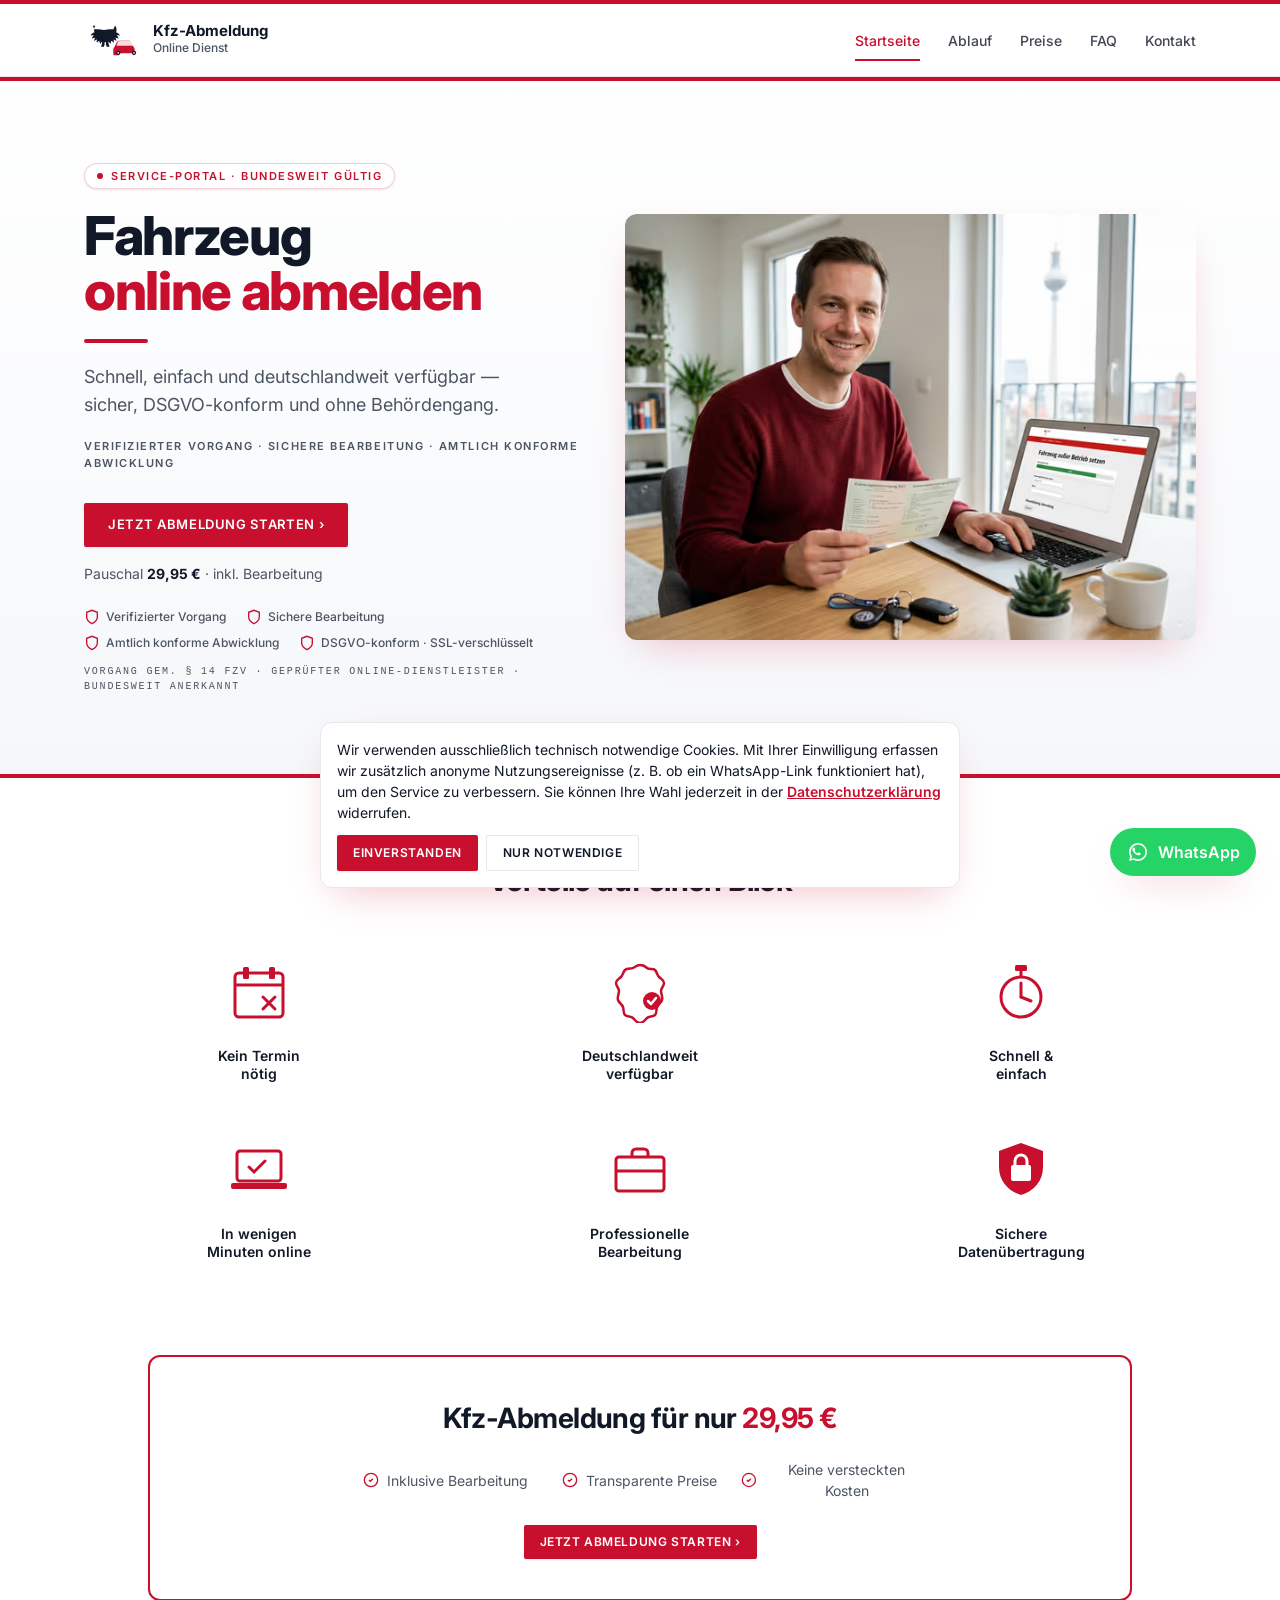
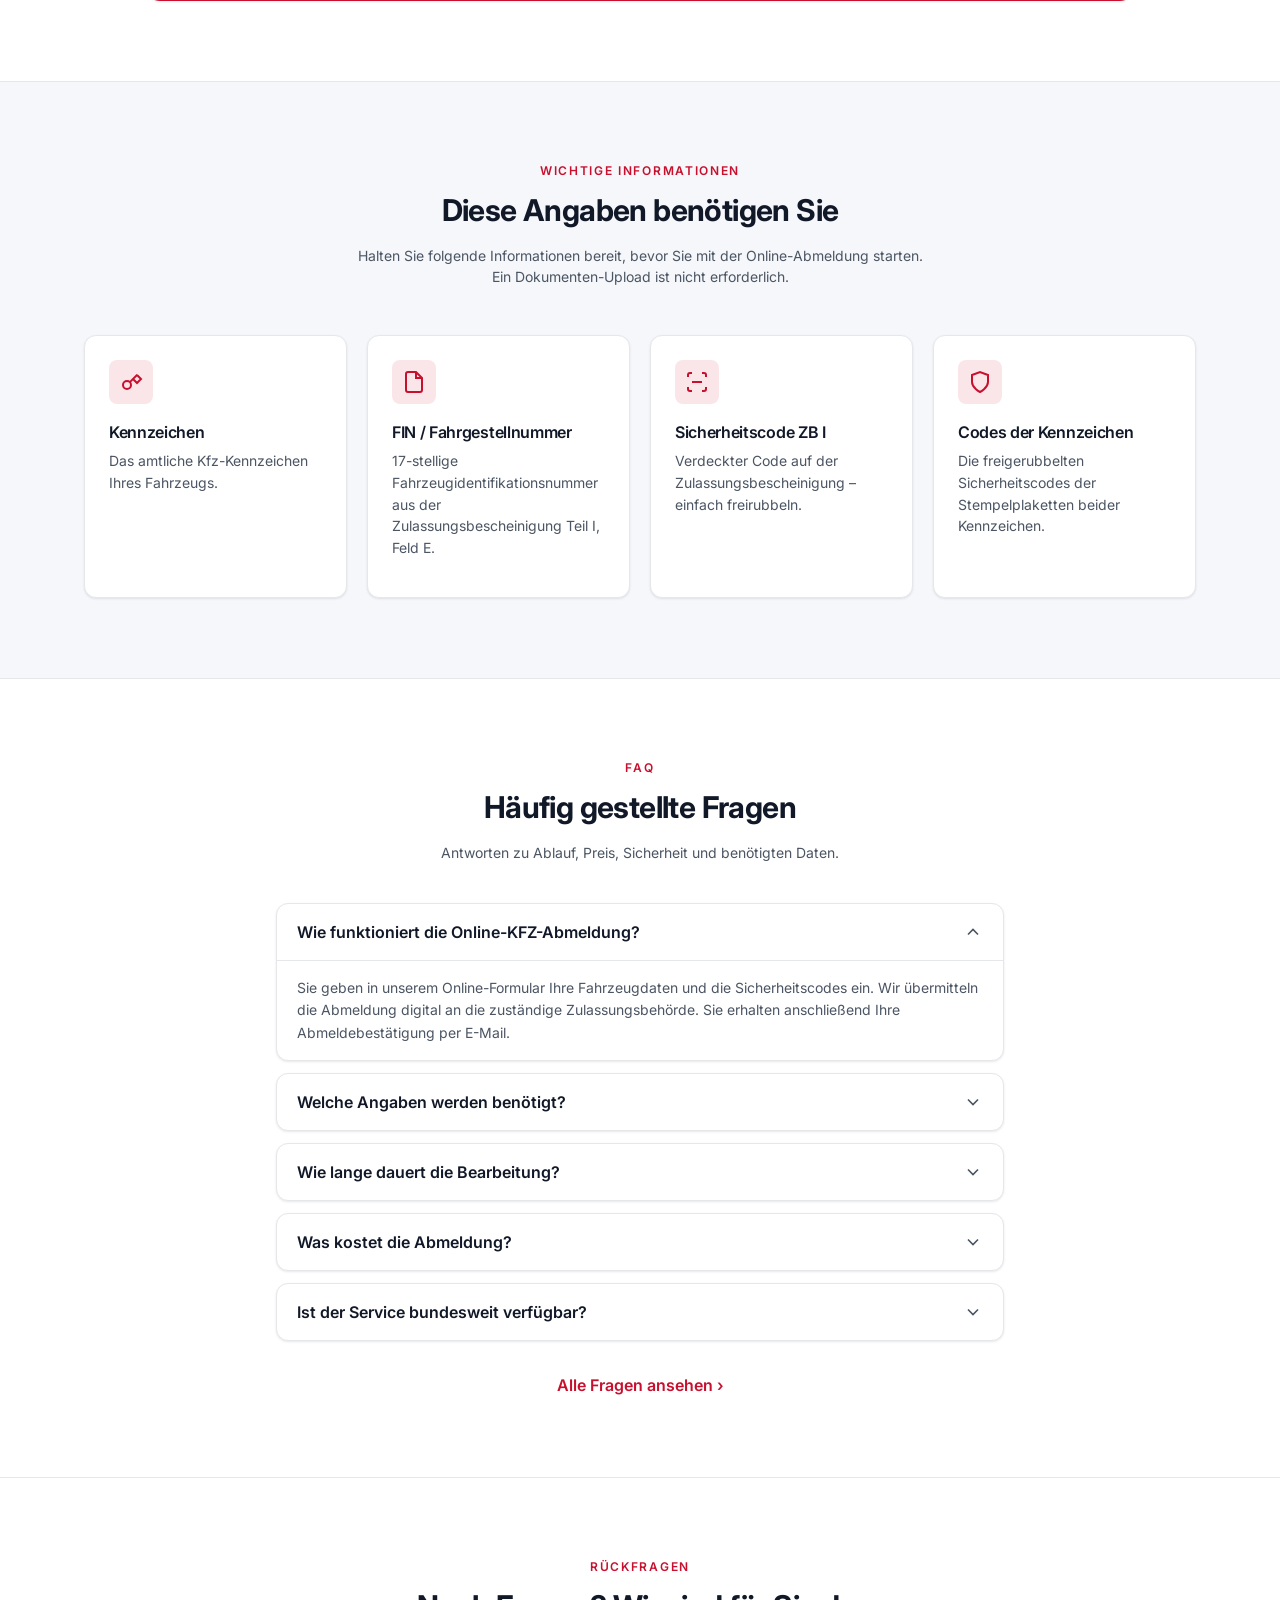
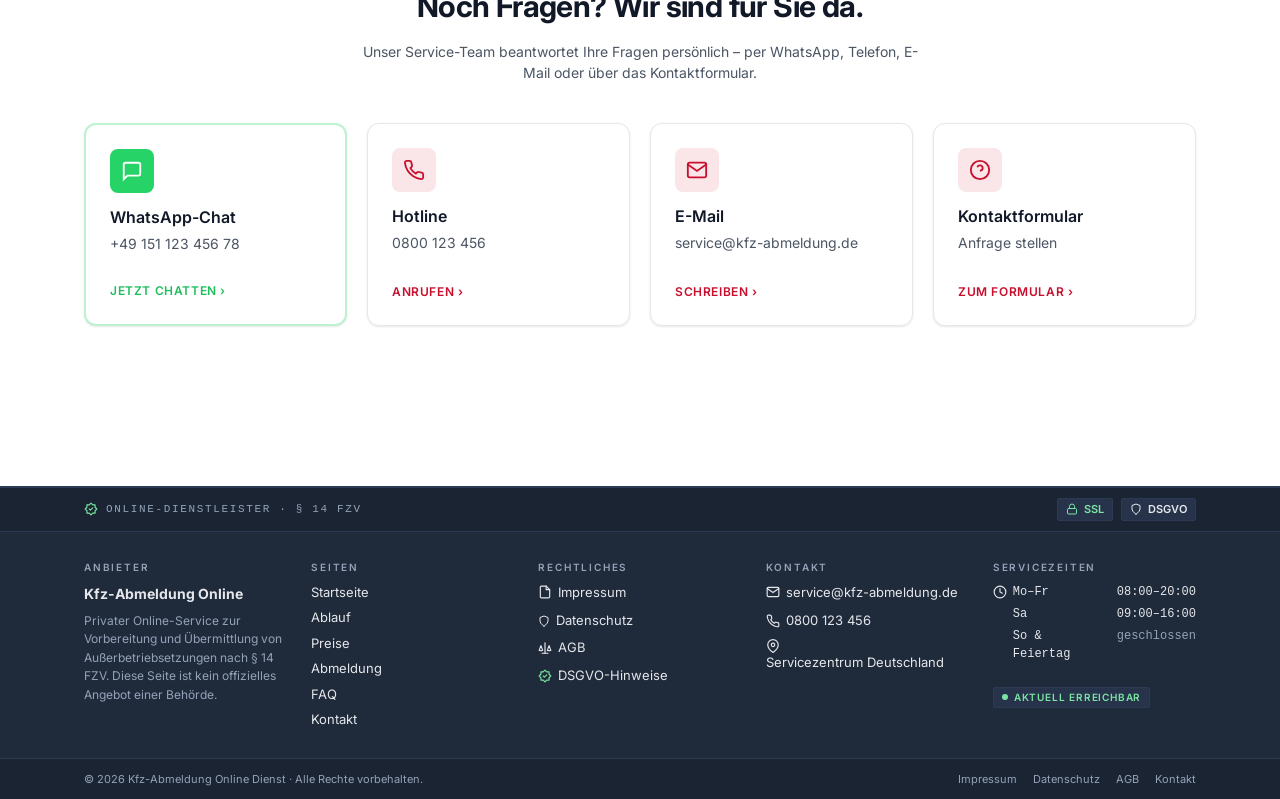
<file: index.html>
<!doctype html>
<html lang="de">
<head>
<meta charset="utf-8" />
<meta name="viewport" content="width=device-width, initial-scale=1" />
<title>Kfz-Abmeldung Online Dienst – Fahrzeug online abmelden für 29,95 €</title>
<meta name="description" content="Fahrzeug online abmelden – schnell, einfach und deutschlandweit verfügbar. Kfz-Abmeldung für nur 29,95 € inklusive Bearbeitung." />
<meta property="og:title" content="Kfz-Abmeldung Online Dienst – 29,95 €" />
<meta property="og:description" content="Fahrzeug online abmelden – schnell, einfach und deutschlandweit verfügbar." />
<link rel="canonical" href="./index.html" />
<link rel="preconnect" href="https://fonts.googleapis.com" />
<link rel="preconnect" href="https://fonts.gstatic.com" crossorigin />
<link rel="stylesheet" href="https://fonts.googleapis.com/css2?family=Inter:wght@400;500;600;700;800&display=swap" />
<link rel="stylesheet" href="assets/styles.css" />
<script type="application/ld+json">
{"@context":"https://schema.org","@type":"Service","name":"Kfz-Abmeldung Online Dienst","areaServed":{"@type":"Country","name":"Deutschland"},"offers":{"@type":"Offer","price":"29.95","priceCurrency":"EUR"}}
</script>
</head>
<body>
<div class="app">
  <div id="site-header"></div>
  <main>
    <!-- HERO -->
    <section class="hero">
      <div class="top"></div>
      <div class="hero-grid">
        <div>
          <div class="badge"><span class="dot"></span> Service-Portal · Bundesweit gültig</div>
          <h1>Fahrzeug<br /><span class="accent">online abmelden</span></h1>
          <div class="bar"></div>
          <p class="lead">Schnell, einfach und deutschlandweit verfügbar — sicher, DSGVO-konform und ohne Behördengang.</p>
          <p class="tiny-caps">Verifizierter Vorgang · Sichere Bearbeitung · Amtlich konforme Abwicklung</p>
          <div class="cta-row">
            <a href="abmeldung.html" class="btn btn-primary">Jetzt Abmeldung starten ›</a>
            <span style="font-size:14px;color:var(--muted-foreground)">Pauschal <strong style="color:var(--foreground)">29,95&nbsp;€</strong> · inkl. Bearbeitung</span>
          </div>
          <ul class="checks">
            <li><svg viewBox="0 0 24 24" fill="none" stroke="currentColor" stroke-width="2"><path d="M12 22s8-4 8-10V5l-8-3-8 3v7c0 6 8 10 8 10z"/></svg> Verifizierter Vorgang</li>
            <li><svg viewBox="0 0 24 24" fill="none" stroke="currentColor" stroke-width="2"><path d="M12 22s8-4 8-10V5l-8-3-8 3v7c0 6 8 10 8 10z"/></svg> Sichere Bearbeitung</li>
            <li><svg viewBox="0 0 24 24" fill="none" stroke="currentColor" stroke-width="2"><path d="M12 22s8-4 8-10V5l-8-3-8 3v7c0 6 8 10 8 10z"/></svg> Amtlich konforme Abwicklung</li>
            <li><svg viewBox="0 0 24 24" fill="none" stroke="currentColor" stroke-width="2"><path d="M12 22s8-4 8-10V5l-8-3-8 3v7c0 6 8 10 8 10z"/></svg> DSGVO-konform · SSL-verschlüsselt</li>
          </ul>
          <div class="mono-caps">Vorgang gem. § 14 FZV · geprüfter Online-Dienstleister · bundesweit anerkannt</div>
        </div>
        <div>
          <img src="assets/hero.png" alt="Person mit Zulassungsbescheinigung am Laptop vor Berliner Skyline" class="hero-img" loading="eager" decoding="async" />
        </div>
      </div>
    </section>

    <!-- BENEFITS -->
    <section class="benefits">
      <h2>Vorteile auf einen Blick</h2>
      <div class="benefit-grid">
        <div class="benefit"><div class="icon"><svg viewBox="0 0 64 64" width="64" height="64"><rect x="8" y="14" width="48" height="44" rx="4" fill="none" stroke="#c8102e" stroke-width="3"/><line x1="8" y1="26" x2="56" y2="26" stroke="#c8102e" stroke-width="3"/><rect x="16" y="8" width="6" height="12" rx="1.5" fill="#c8102e"/><rect x="42" y="8" width="6" height="12" rx="1.5" fill="#c8102e"/><line x1="36" y1="38" x2="48" y2="50" stroke="#c8102e" stroke-width="3" stroke-linecap="round"/><line x1="48" y1="38" x2="36" y2="50" stroke="#c8102e" stroke-width="3" stroke-linecap="round"/></svg></div><p>Kein Termin<br/>nötig</p></div>
        <div class="benefit"><div class="icon"><svg viewBox="0 0 64 64" width="64" height="64"><path d="M32 6c-3 0-5 2-7 3s-6 0-8 2-2 5-4 7-5 3-5 6 3 5 3 8-2 6-1 9 4 4 5 7 0 6 2 8 6 1 8 3 4 5 7 5 5-3 7-5 6-1 8-3 1-5 2-8 4-4 5-7-1-6-1-9 3-5 3-8-3-4-5-6-2-5-4-7-6 0-8-2-4-3-7-3z" fill="none" stroke="#c8102e" stroke-width="2.5"/><circle cx="44" cy="42" r="9" fill="#c8102e"/><path d="M40 42l3 3 5-6" stroke="#fff" stroke-width="2.5" fill="none" stroke-linecap="round" stroke-linejoin="round"/></svg></div><p>Deutschlandweit<br/>verfügbar</p></div>
        <div class="benefit"><div class="icon"><svg viewBox="0 0 64 64" width="64" height="64"><rect x="26" y="6" width="12" height="6" rx="1.5" fill="#c8102e"/><line x1="32" y1="12" x2="32" y2="18" stroke="#c8102e" stroke-width="3"/><circle cx="32" cy="38" r="20" fill="none" stroke="#c8102e" stroke-width="3"/><line x1="32" y1="38" x2="32" y2="24" stroke="#c8102e" stroke-width="3" stroke-linecap="round"/><line x1="32" y1="38" x2="42" y2="42" stroke="#c8102e" stroke-width="3" stroke-linecap="round"/></svg></div><p>Schnell &amp;<br/>einfach</p></div>
        <div class="benefit"><div class="icon"><svg viewBox="0 0 64 64" width="64" height="64"><rect x="10" y="14" width="44" height="30" rx="3" fill="none" stroke="#c8102e" stroke-width="3"/><rect x="4" y="46" width="56" height="6" rx="2" fill="#c8102e"/><path d="M22 30l5 5 11-11" stroke="#c8102e" stroke-width="3" fill="none" stroke-linecap="round"/></svg></div><p>In wenigen<br/>Minuten online</p></div>
        <div class="benefit"><div class="icon"><svg viewBox="0 0 64 64" width="64" height="64"><rect x="8" y="20" width="48" height="34" rx="3" fill="none" stroke="#c8102e" stroke-width="3"/><path d="M24 20v-4a4 4 0 0 1 4-4h8a4 4 0 0 1 4 4v4" fill="none" stroke="#c8102e" stroke-width="3"/><line x1="8" y1="34" x2="56" y2="34" stroke="#c8102e" stroke-width="3"/></svg></div><p>Professionelle<br/>Bearbeitung</p></div>
        <div class="benefit"><div class="icon"><svg viewBox="0 0 64 64" width="64" height="64"><path d="M32 6l22 8v16c0 14-9 24-22 28-13-4-22-14-22-28V14z" fill="#c8102e"/><rect x="22" y="28" width="20" height="16" rx="2" fill="#fff"/><path d="M26 28v-4a6 6 0 0 1 12 0v4" stroke="#fff" stroke-width="3" fill="none"/></svg></div><p>Sichere<br/>Datenübertragung</p></div>
      </div>
    </section>

    <!-- PRICE BOX -->
    <section class="price-box">
      <div class="inner">
        <h3>Kfz-Abmeldung für nur <span class="price">29,95&nbsp;€</span></h3>
        <ul class="price-features">
          <li><svg viewBox="0 0 24 24" fill="none" stroke="currentColor" stroke-width="2"><circle cx="12" cy="12" r="10"/><polyline points="9 12 11 14 15 10"/></svg> Inklusive Bearbeitung</li>
          <li><svg viewBox="0 0 24 24" fill="none" stroke="currentColor" stroke-width="2"><circle cx="12" cy="12" r="10"/><polyline points="9 12 11 14 15 10"/></svg> Transparente Preise</li>
          <li><svg viewBox="0 0 24 24" fill="none" stroke="currentColor" stroke-width="2"><circle cx="12" cy="12" r="10"/><polyline points="9 12 11 14 15 10"/></svg> Keine versteckten Kosten</li>
        </ul>
        <a href="abmeldung.html" class="btn btn-primary btn-sm mt-6">Jetzt Abmeldung starten ›</a>
      </div>
    </section>

    <!-- REQUIREMENTS -->
    <section class="req-section">
      <div class="req-inner">
        <div class="section-head">
          <div class="eyebrow">Wichtige Informationen</div>
          <h2>Diese Angaben benötigen Sie</h2>
          <p>Halten Sie folgende Informationen bereit, bevor Sie mit der Online-Abmeldung starten. Ein Dokumenten-Upload ist nicht erforderlich.</p>
        </div>
        <div class="req-grid">
          <div class="card req">
            <div class="ic"><svg viewBox="0 0 24 24" width="24" height="24" fill="none" stroke="currentColor" stroke-width="2"><circle cx="8" cy="15" r="4"/><path d="m10.85 12.15 7.4-7.4M18 5l4 4-4 4-4-4"/></svg></div>
            <h3>Kennzeichen</h3><p>Das amtliche Kfz-Kennzeichen Ihres Fahrzeugs.</p>
          </div>
          <div class="card req">
            <div class="ic"><svg viewBox="0 0 24 24" width="24" height="24" fill="none" stroke="currentColor" stroke-width="2"><path d="M14 2H6a2 2 0 0 0-2 2v16a2 2 0 0 0 2 2h12a2 2 0 0 0 2-2V8z"/><polyline points="14 2 14 8 20 8"/></svg></div>
            <h3>FIN / Fahrgestellnummer</h3><p>17-stellige Fahrzeugidentifikationsnummer aus der Zulassungsbescheinigung Teil I, Feld E.</p>
          </div>
          <div class="card req">
            <div class="ic"><svg viewBox="0 0 24 24" width="24" height="24" fill="none" stroke="currentColor" stroke-width="2"><path d="M3 7V5a2 2 0 0 1 2-2h2"/><path d="M17 3h2a2 2 0 0 1 2 2v2"/><path d="M21 17v2a2 2 0 0 1-2 2h-2"/><path d="M7 21H5a2 2 0 0 1-2-2v-2"/><line x1="7" y1="12" x2="17" y2="12"/></svg></div>
            <h3>Sicherheitscode ZB I</h3><p>Verdeckter Code auf der Zulassungsbescheinigung – einfach freirubbeln.</p>
          </div>
          <div class="card req">
            <div class="ic"><svg viewBox="0 0 24 24" width="24" height="24" fill="none" stroke="currentColor" stroke-width="2"><path d="M12 22s8-4 8-10V5l-8-3-8 3v7c0 6 8 10 8 10z"/></svg></div>
            <h3>Codes der Kennzeichen</h3><p>Die freigerubbelten Sicherheitscodes der Stempelplaketten beider Kennzeichen.</p>
          </div>
        </div>
      </div>
    </section>

    <!-- FAQ -->
    <section class="faq" id="faq">
      <div class="faq-inner">
        <div class="section-head">
          <div class="eyebrow">FAQ</div>
          <h2>Häufig gestellte Fragen</h2>
          <p>Antworten zu Ablauf, Preis, Sicherheit und benötigten Daten.</p>
        </div>
        <div class="faq-list" id="faqList"></div>
        <div class="center mt-8"><a href="faq.html" style="color:var(--primary);font-weight:600;text-decoration:none">Alle Fragen ansehen ›</a></div>
      </div>
    </section>

    <!-- HELP -->
    <section class="help">
      <div class="help-inner">
        <div class="section-head">
          <div class="eyebrow">Rückfragen</div>
          <h2>Noch Fragen? Wir sind für Sie da.</h2>
          <p>Unser Service-Team beantwortet Ihre Fragen persönlich – per WhatsApp, Telefon, E-Mail oder über das Kontaktformular.</p>
        </div>
        <div class="help-grid">
          <a class="help-card wa" href="whatsapp://send?phone=4915112345678&text=Hallo%2C%20ich%20habe%20eine%20Frage" target="_blank" rel="noopener">
            <div class="ic"><svg viewBox="0 0 24 24" width="22" height="22" fill="none" stroke="currentColor" stroke-width="2"><path d="M21 15a2 2 0 0 1-2 2H7l-4 4V5a2 2 0 0 1 2-2h14a2 2 0 0 1 2 2z"/></svg></div>
            <div><div class="title">WhatsApp-Chat</div><div class="sub">+49 151 123 456 78</div></div>
            <span class="arrow">Jetzt chatten ›</span>
          </a>
          <a class="help-card" href="tel:+498001234560">
            <div class="ic"><svg viewBox="0 0 24 24" width="22" height="22" fill="none" stroke="currentColor" stroke-width="2"><path d="M22 16.92v3a2 2 0 0 1-2.18 2 19.79 19.79 0 0 1-8.63-3.07 19.5 19.5 0 0 1-6-6 19.79 19.79 0 0 1-3.07-8.67A2 2 0 0 1 4.11 2h3a2 2 0 0 1 2 1.72 12.84 12.84 0 0 0 .7 2.81 2 2 0 0 1-.45 2.11L8.09 9.91a16 16 0 0 0 6 6l1.27-1.27a2 2 0 0 1 2.11-.45 12.84 12.84 0 0 0 2.81.7A2 2 0 0 1 22 16.92z"/></svg></div>
            <div><div class="title">Hotline</div><div class="sub">0800 123 456</div></div>
            <span class="arrow">Anrufen ›</span>
          </a>
          <a class="help-card" href="mailto:service@kfz-abmeldung.de">
            <div class="ic"><svg viewBox="0 0 24 24" width="22" height="22" fill="none" stroke="currentColor" stroke-width="2"><rect x="2" y="4" width="20" height="16" rx="2"/><polyline points="22 6 12 13 2 6"/></svg></div>
            <div><div class="title">E-Mail</div><div class="sub">service@kfz-abmeldung.de</div></div>
            <span class="arrow">Schreiben ›</span>
          </a>
          <a class="help-card" href="kontakt.html">
            <div class="ic"><svg viewBox="0 0 24 24" width="22" height="22" fill="none" stroke="currentColor" stroke-width="2"><circle cx="12" cy="12" r="10"/><path d="M9.09 9a3 3 0 0 1 5.83 1c0 2-3 3-3 3"/><line x1="12" y1="17" x2="12.01" y2="17"/></svg></div>
            <div><div class="title">Kontaktformular</div><div class="sub">Anfrage stellen</div></div>
            <span class="arrow">Zum Formular ›</span>
          </a>
        </div>
      </div>
    </section>
  </main>
  <div id="site-footer"></div>
</div>
<script src="assets/partials.js"></script>
<script src="assets/faq-data.js"></script>
<script>
(function(){
  function init(){
    var data = (window.FAQS||[]).slice(0,5);
    var host = document.getElementById("faqList");
    if(!host || !data.length) return;
    host.innerHTML = data.map(function(f,i){
      return '<div class="faq-item'+(i===0?' open':'')+'">'+
        '<button type="button" class="faq-btn"><span class="q">'+f.q+'</span>'+
        '<svg viewBox="0 0 24 24" fill="none" stroke="currentColor" stroke-width="2"><polyline points="6 9 12 15 18 9"/></svg>'+
        '</button>'+
        '<div class="faq-answer">'+f.a+'</div>'+
        '</div>';
    }).join("");
    host.addEventListener("click", function(e){
      var btn = e.target.closest(".faq-btn");
      if(!btn || !host.contains(btn)) return;
      var item = btn.parentElement;
      var wasOpen = item.classList.contains("open");
      host.querySelectorAll(".faq-item.open").forEach(function(el){ el.classList.remove("open"); });
      if(!wasOpen) item.classList.add("open");
    });
  }
  if(document.readyState==="loading"){ document.addEventListener("DOMContentLoaded", init); } else { init(); }
})();
</script>
</body>
</html>
</file>
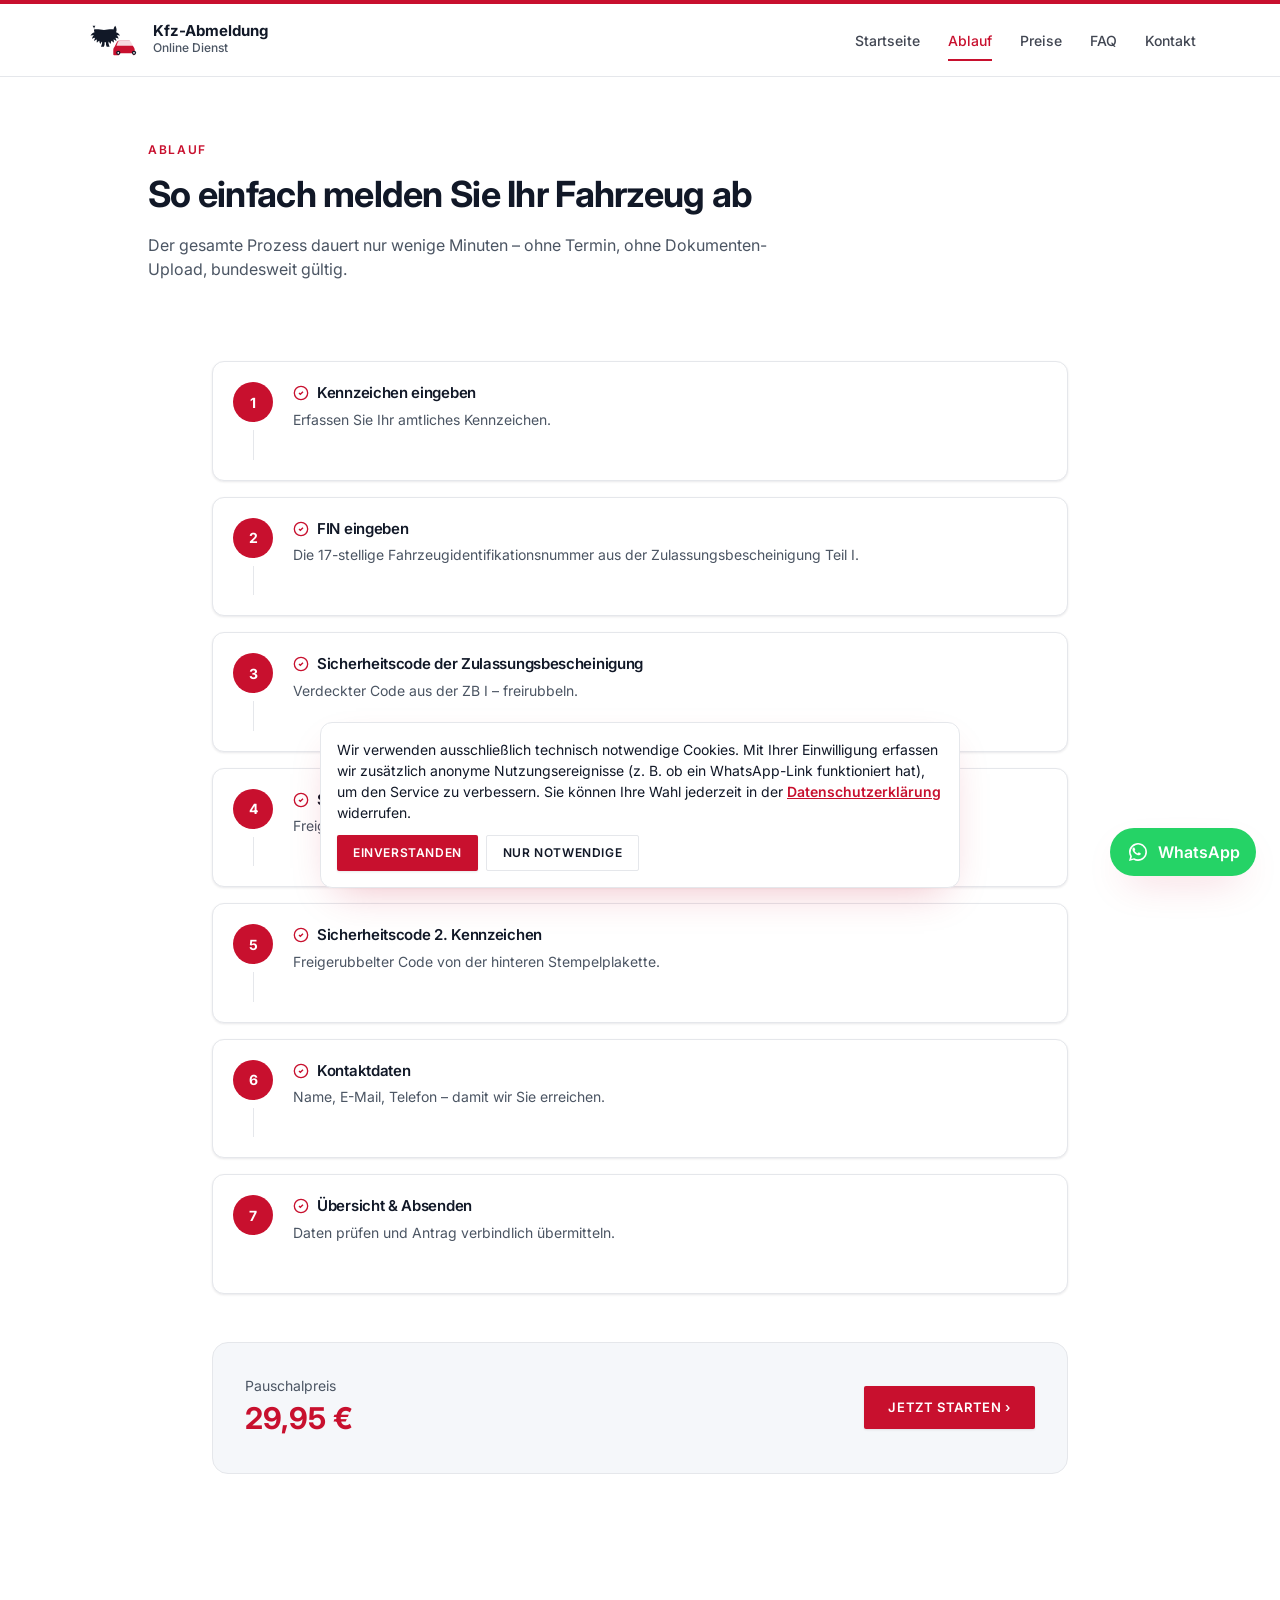
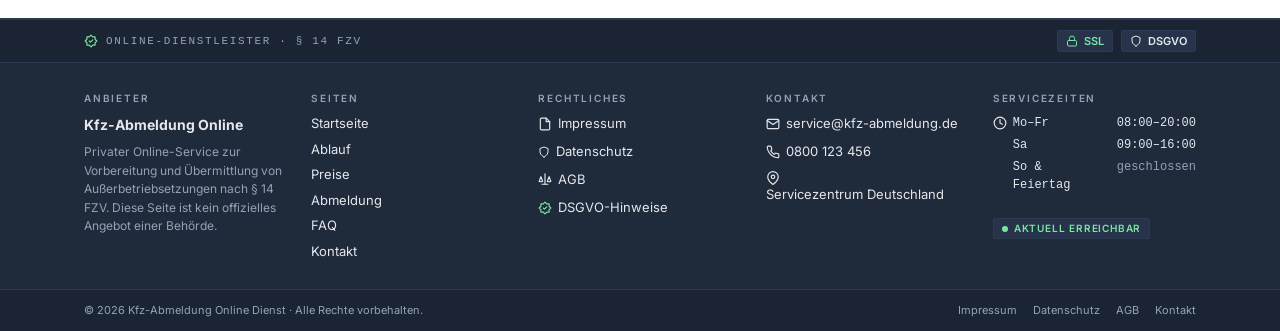
<file: ablauf.html>
<!doctype html>
<html lang="de">
<head>
<meta charset="utf-8" />
<meta name="viewport" content="width=device-width, initial-scale=1" />
<title>So funktioniert's – Ablauf der Online KFZ-Abmeldung</title>
<meta name="description" content="In 7 einfachen Schritten zur Online-Fahrzeugabmeldung. So funktioniert unser bundesweiter Service." />
<link rel="canonical" href="./ablauf.html" />
<link rel="preconnect" href="https://fonts.googleapis.com" />
<link rel="preconnect" href="https://fonts.gstatic.com" crossorigin />
<link rel="stylesheet" href="https://fonts.googleapis.com/css2?family=Inter:wght@400;500;600;700;800&display=swap" />
<link rel="stylesheet" href="assets/styles.css" />
</head>
<body>
<div class="app">
  <div id="site-header"></div>
  <main>
    <div class="page-head">
      <div class="eyebrow">Ablauf</div>
      <h1>So einfach melden Sie Ihr Fahrzeug ab</h1>
      <p>Der gesamte Prozess dauert nur wenige Minuten – ohne Termin, ohne Dokumenten-Upload, bundesweit gültig.</p>
    </div>
    <div class="steps">
      <ol id="stepsList"></ol>
      <div class="cta-card">
        <div>
          <div style="font-size:14px;color:var(--muted-foreground)">Pauschalpreis</div>
          <div class="price">29,95&nbsp;€</div>
        </div>
        <a href="abmeldung.html" class="btn btn-primary">Jetzt starten ›</a>
      </div>
    </div>
  </main>
  <div id="site-footer"></div>
</div>
<script src="assets/partials.js"></script>
<script>
const STEPS = [
  ["Kennzeichen eingeben","Erfassen Sie Ihr amtliches Kennzeichen."],
  ["FIN eingeben","Die 17-stellige Fahrzeugidentifikationsnummer aus der Zulassungsbescheinigung Teil I."],
  ["Sicherheitscode der Zulassungsbescheinigung","Verdeckter Code aus der ZB I – freirubbeln."],
  ["Sicherheitscode 1. Kennzeichen","Freigerubbelter Code von der vorderen Stempelplakette."],
  ["Sicherheitscode 2. Kennzeichen","Freigerubbelter Code von der hinteren Stempelplakette."],
  ["Kontaktdaten","Name, E-Mail, Telefon – damit wir Sie erreichen."],
  ["Übersicht & Absenden","Daten prüfen und Antrag verbindlich übermitteln."],
];
document.getElementById("stepsList").innerHTML = STEPS.map((s,i)=>`
  <li class="step">
    <div class="num">
      <div class="circle">${i+1}</div>
      ${i<STEPS.length-1?'<div class="line"></div>':''}
    </div>
    <div class="body">
      <div class="row">
        <svg class="ic" viewBox="0 0 24 24" fill="none" stroke="currentColor" stroke-width="2"><polyline points="9 12 11 14 15 10"/><circle cx="12" cy="12" r="10"/></svg>
        <h3>${s[0]}</h3>
      </div>
      <p>${s[1]}</p>
    </div>
  </li>`).join("");
</script>
</body>
</html>
</file>
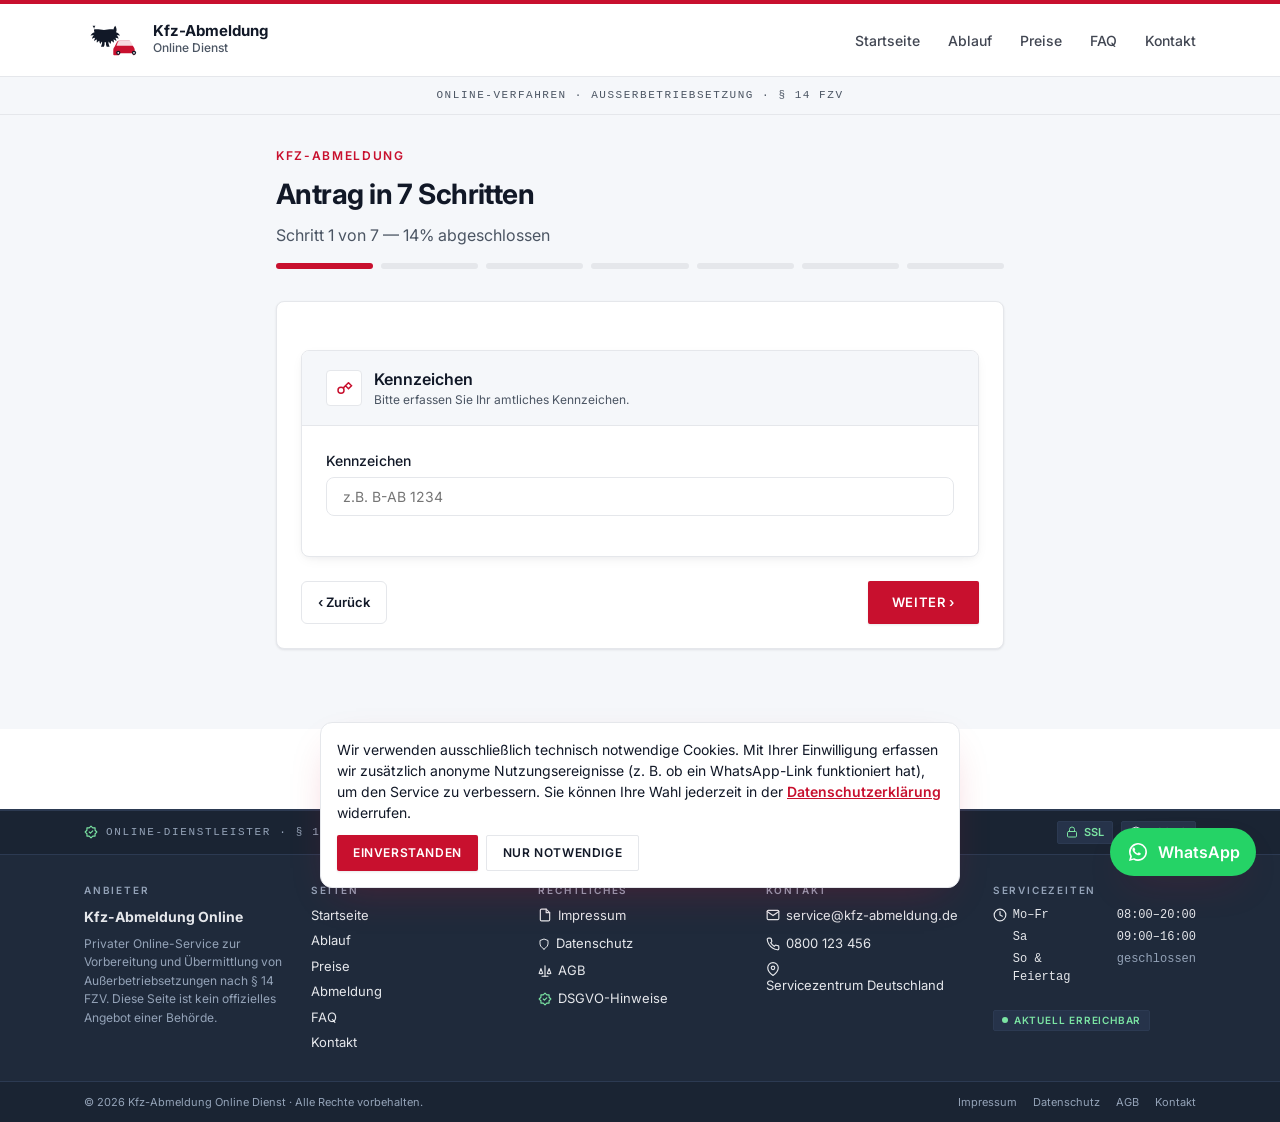
<file: abmeldung.html>
<!doctype html>
<html lang="de">
<head>
<meta charset="utf-8" />
<meta name="viewport" content="width=device-width, initial-scale=1" />
<title>KFZ-Abmeldung starten – Online Antrag stellen | 29,95 €</title>
<meta name="description" content="Starten Sie Ihre Online-Fahrzeugabmeldung in nur 7 einfachen Schritten. Sicher, schnell und bundesweit gültig." />
<link rel="canonical" href="./abmeldung.html" />
<link rel="preconnect" href="https://fonts.googleapis.com" />
<link rel="preconnect" href="https://fonts.gstatic.com" crossorigin />
<link rel="stylesheet" href="https://fonts.googleapis.com/css2?family=Inter:wght@400;500;600;700;800&display=swap" />
<link rel="stylesheet" href="assets/styles.css" />
<style>
  .auth-bar{background:var(--surface);border-bottom:1px solid var(--border);padding:.625rem 1.25rem;font-size:11px;text-transform:uppercase;letter-spacing:.14em;color:var(--muted-foreground);font-family:ui-monospace,monospace;text-align:center}
  .form-wrap{max-width:48rem;margin:0 auto;padding:2rem 1.25rem 5rem}
  .stepper{display:flex;justify-content:space-between;gap:.5rem;margin-bottom:2rem}
  .stepper .dot{flex:1;height:6px;border-radius:9999px;background:var(--border)}
  .stepper .dot.done,.stepper .dot.cur{background:var(--primary)}
  .progress-card{border:1px solid var(--border);background:#fff;padding:1.5rem;box-shadow:var(--shadow-soft);border-radius:8px}
  .step-card{border:1px solid var(--border);background:#fff;box-shadow:var(--shadow-card);border-radius:8px;margin-top:1.5rem;overflow:hidden}
  .step-card .head{display:flex;align-items:center;gap:.75rem;padding:1rem 1.5rem;background:var(--surface);border-bottom:1px solid var(--border)}
  .step-card .head .ic{width:36px;height:36px;display:flex;align-items:center;justify-content:center;border:1px solid var(--border);background:#fff;color:var(--primary);border-radius:4px}
  .step-card .head .ttl{font-weight:600}
  .step-card .body{padding:1.5rem}
  .nav-row{display:flex;justify-content:space-between;gap:.75rem;margin-top:1.5rem}
  .btn-ghost{background:transparent;border:1px solid var(--border);color:var(--foreground);padding:.625rem 1rem;border-radius:6px;font-size:13px;font-weight:600;cursor:pointer}
  .summary{background:var(--surface);border:1px solid var(--border);border-radius:6px;padding:1rem;font-size:14px}
  .summary div{display:flex;justify-content:space-between;padding:.375rem 0;border-bottom:1px solid var(--border)}
  .summary div:last-child{border:0}
  .summary .k{color:var(--muted-foreground)}
  .summary .v{font-weight:600;font-family:ui-monospace,monospace}
  .success-screen{text-align:center;padding:3rem 1.25rem}
  .success-screen .check{width:56px;height:56px;margin:0 auto;display:flex;align-items:center;justify-content:center;border-radius:4px;background:var(--success-soft);color:var(--success)}
</style>
</head>
<body>
<div class="app">
  <div id="site-header"></div>
  <main style="background:var(--surface)">
    <div class="auth-bar">Online-Verfahren · Außerbetriebsetzung · § 14 FZV</div>
    <div class="form-wrap" id="wrap">
      <div class="eyebrow">KFZ-Abmeldung</div>
      <h1 style="margin-top:.5rem;font-size:28px;font-weight:700;letter-spacing:-.02em">Antrag in 7 Schritten</h1>
      <p class="muted mt-2" id="progressText">Schritt 1 von 7 — 14% abgeschlossen</p>

      <div class="stepper" id="stepper"></div>

      <div class="progress-card">
        <form id="form" novalidate>
          <div class="step-card" id="stepCard">
            <div class="head">
              <div class="ic"><svg viewBox="0 0 24 24" width="18" height="18" fill="none" stroke="currentColor" stroke-width="2"><circle cx="8" cy="15" r="4"/><path d="m10.85 12.15 7.4-7.4M18 5l4 4-4 4-4-4"/></svg></div>
              <div><div class="ttl" id="stepTitle">Kennzeichen</div><div class="muted" style="font-size:12px" id="stepDesc">Bitte erfassen Sie Ihr amtliches Kennzeichen.</div></div>
            </div>
            <div class="body" id="stepBody"></div>
          </div>
          <div class="nav-row">
            <button type="button" class="btn-ghost" id="prevBtn">‹ Zurück</button>
            <button type="button" class="btn btn-primary" id="nextBtn">Weiter ›</button>
          </div>
        </form>
      </div>
    </div>
  </main>
  <div id="site-footer"></div>
</div>
<script src="assets/partials.js"></script>
<script>
const STEPS = [
  { key:"plate", title:"Kennzeichen", desc:"Bitte erfassen Sie Ihr amtliches Kennzeichen.", fields:[{id:"plate",label:"Kennzeichen",placeholder:"z.B. B-AB 1234"}]},
  { key:"vin", title:"Fahrzeugidentifikationsnummer (FIN)", desc:"17-stellige FIN aus der Zulassungsbescheinigung Teil I.", fields:[{id:"vin",label:"FIN",placeholder:"17 Zeichen"}]},
  { key:"regCode", title:"Sicherheitscode ZB I", desc:"Verdeckter Code aus der Zulassungsbescheinigung – freirubbeln.", fields:[{id:"regCode",label:"Sicherheitscode ZB I"}]},
  { key:"plateCode1", title:"Sicherheitscode Kennzeichen 1", desc:"Code der vorderen Stempelplakette.", fields:[{id:"plateCode1",label:"Code KZ 1"}]},
  { key:"plateCode2", title:"Sicherheitscode Kennzeichen 2", desc:"Code der hinteren Stempelplakette.", fields:[{id:"plateCode2",label:"Code KZ 2"}]},
  { key:"contact", title:"Antragstellerdaten", desc:"Damit wir Sie erreichen können.", fields:[
      {id:"firstName",label:"Vorname"},{id:"lastName",label:"Nachname"},
      {id:"email",label:"E-Mail",type:"email"},{id:"phone",label:"Telefon",type:"tel"},
      {id:"address",label:"Anschrift"},
    ]},
  { key:"summary", title:"Prüfung & verbindliche Beauftragung", desc:"Bitte überprüfen Sie Ihre Angaben.", summary:true },
];
const state = {};
let i = 0;

function renderStepper(){
  document.getElementById("stepper").innerHTML = STEPS.map((_,k)=>`<div class="dot ${k<i?'done':k===i?'cur':''}"></div>`).join("");
  const pct = Math.round(((i+1)/STEPS.length)*100);
  document.getElementById("progressText").textContent = `Schritt ${i+1} von ${STEPS.length} — ${pct}% abgeschlossen`;
}
function renderStep(){
  const s = STEPS[i];
  document.getElementById("stepTitle").textContent = s.title;
  document.getElementById("stepDesc").textContent = s.desc;
  const body = document.getElementById("stepBody");
  if (s.summary) {
    body.innerHTML = `
      <p class="muted mt-2" style="margin-top:0">Mit dem Absenden beauftragen Sie uns kostenpflichtig (29,95 €) mit der Abmeldung.</p>
      <div class="summary mt-4">
        <div><span class="k">Kennzeichen</span><span class="v">${state.plate||"—"}</span></div>
        <div><span class="k">FIN</span><span class="v">${state.vin||"—"}</span></div>
        <div><span class="k">Code ZB I</span><span class="v">${state.regCode||"—"}</span></div>
        <div><span class="k">Code KZ 1</span><span class="v">${state.plateCode1||"—"}</span></div>
        <div><span class="k">Code KZ 2</span><span class="v">${state.plateCode2||"—"}</span></div>
        <div><span class="k">Name</span><span class="v">${(state.firstName||"")+" "+(state.lastName||"")}</span></div>
        <div><span class="k">E-Mail</span><span class="v">${state.email||"—"}</span></div>
      </div>
      <label style="display:flex;align-items:flex-start;gap:.5rem;font-size:14px;color:var(--muted-foreground);margin-top:1rem">
        <input type="checkbox" id="finalConsent" style="margin-top:3px" required />
        <span>Ich beauftrage die kostenpflichtige Abmeldung verbindlich und habe die <a href="datenschutz.html" style="color:var(--primary);text-decoration:underline">Datenschutzerklärung</a> gelesen.</span>
      </label>`;
    document.getElementById("nextBtn").textContent = "Verbindlich absenden";
  } else {
    body.innerHTML = s.fields.map(f=>`
      <div class="field">
        <label for="${f.id}">${f.label}</label>
        <input id="${f.id}" type="${f.type||'text'}" value="${state[f.id]||""}" placeholder="${f.placeholder||""}" required />
      </div>`).join("");
    document.getElementById("nextBtn").textContent = "Weiter ›";
  }
  document.getElementById("prevBtn").disabled = i===0;
  renderStepper();
  window.scrollTo({top:0,behavior:"smooth"});
}
function saveCurrent(){
  const s = STEPS[i];
  if (s.summary) return document.getElementById("finalConsent")?.checked;
  let ok = true;
  s.fields.forEach(f=>{
    const el = document.getElementById(f.id);
    if (!el.value.trim()) { el.style.borderColor="var(--destructive)"; ok=false; }
    else { el.style.borderColor=""; state[f.id]=el.value.trim(); }
  });
  return ok;
}
document.getElementById("prevBtn").addEventListener("click",()=>{ if(i>0){i--;renderStep();}});
document.getElementById("nextBtn").addEventListener("click",()=>{
  if (!saveCurrent()) return;
  if (i < STEPS.length - 1) { i++; renderStep(); }
  else {
    const ticket = "KFZ-" + Math.floor(Math.random()*900000+100000);
    document.getElementById("wrap").innerHTML = `
      <div class="success-screen">
        <div class="check"><svg viewBox="0 0 24 24" width="28" height="28" fill="none" stroke="currentColor" stroke-width="2"><circle cx="12" cy="12" r="10"/><polyline points="9 12 11 14 15 10"/></svg></div>
        <div class="eyebrow mt-4">Vorgang abgeschlossen</div>
        <h1 style="margin-top:.5rem;font-size:26px;font-weight:700">Antrag erfolgreich übermittelt</h1>
        <p class="muted mt-4">Vielen Dank, ${state.firstName||""}. Wir haben Ihre Anfrage erhalten und melden uns in Kürze unter <strong style="color:var(--foreground)">${state.email||"Ihrer E-Mail"}</strong>.</p>
        <div class="summary" style="text-align:left;max-width:24rem;margin:2rem auto 0">
          <div><span class="k">Antragsnummer</span><span class="v">${ticket}</span></div>
          <div><span class="k">Kennzeichen</span><span class="v">${(state.plate||"").toUpperCase()}</span></div>
          <div><span class="k">Pauschalpreis</span><span class="v">29,95 €</span></div>
        </div>
        <a href="index.html" class="btn btn-primary mt-8">Zur Startseite</a>
      </div>`;
  }
});
renderStep();
</script>
</body>
</html>
</file>
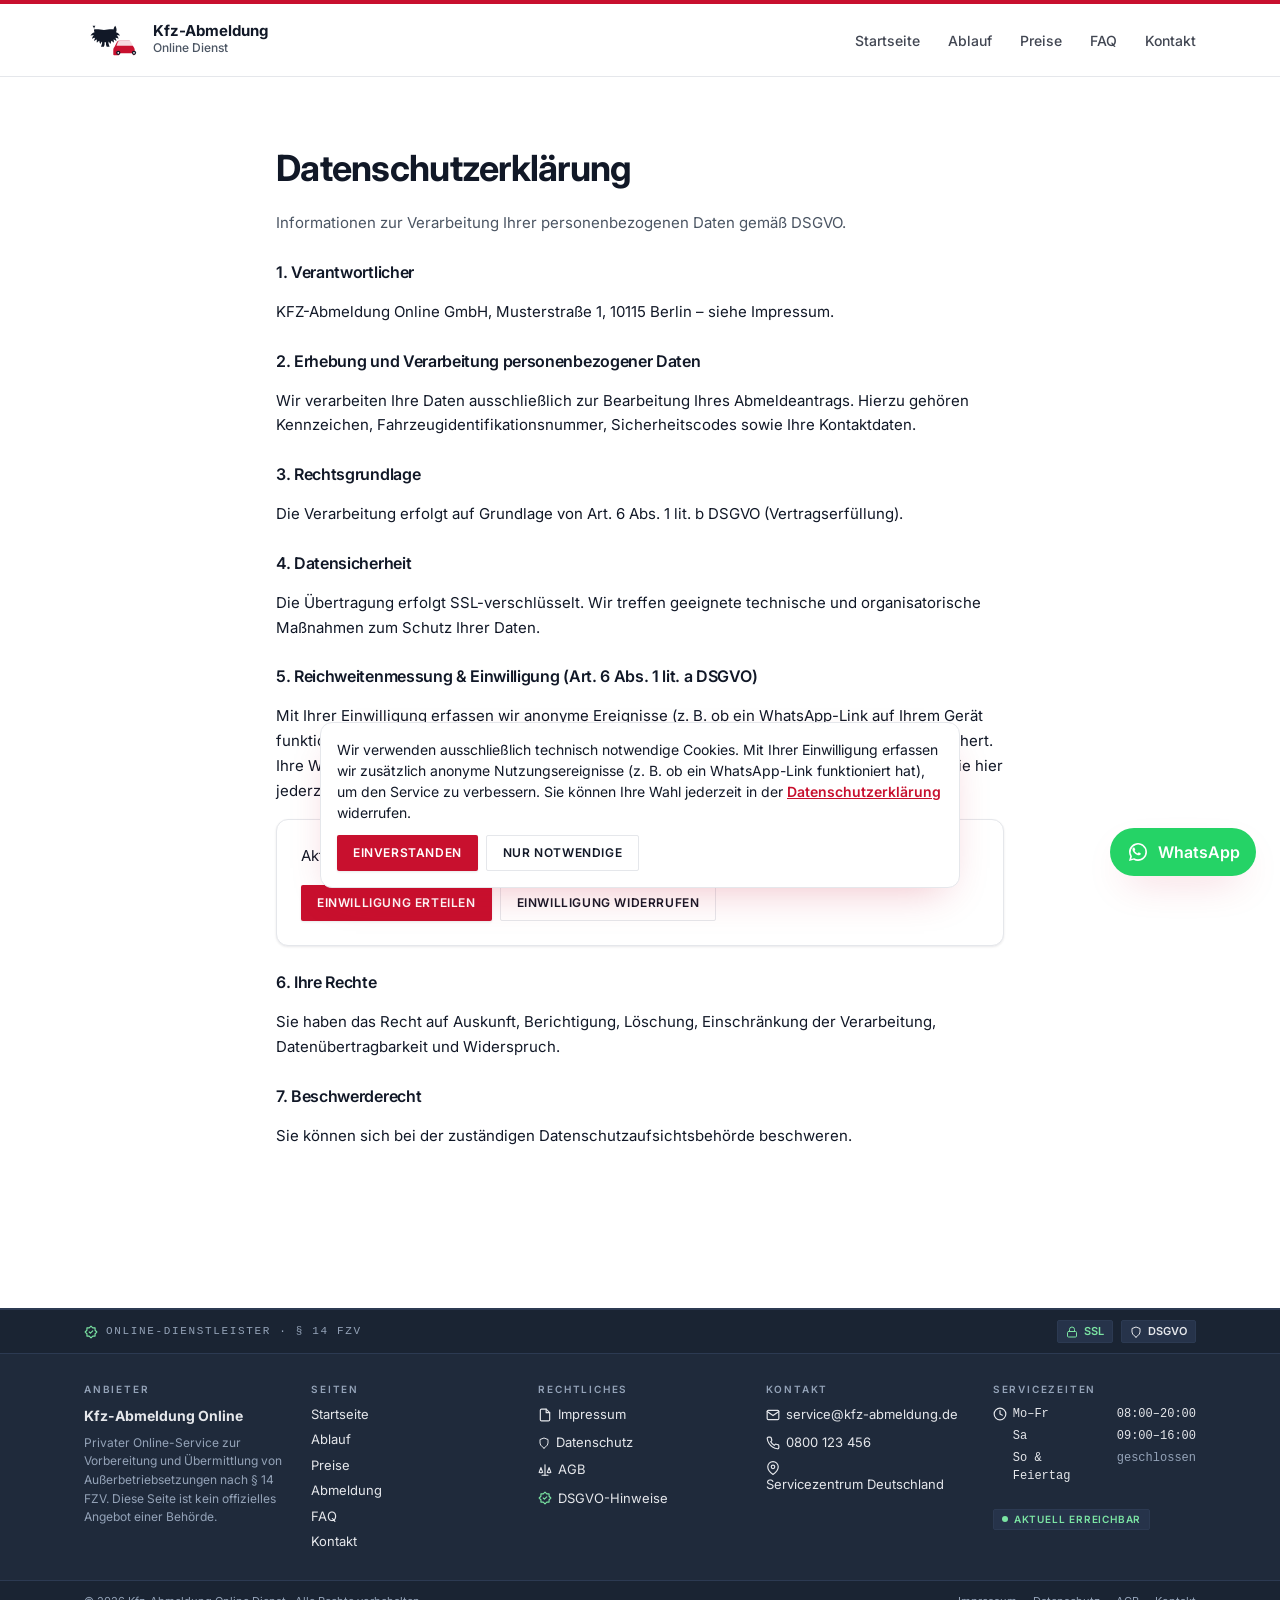
<file: datenschutz.html>
<!doctype html>
<html lang="de">
<head>
<meta charset="utf-8" />
<meta name="viewport" content="width=device-width, initial-scale=1" />
<title>Datenschutzerklärung – KFZ-Abmeldung Online</title>
<meta name="description" content="Datenschutzerklärung gemäß DSGVO: Wie wir Ihre personenbezogenen Daten bei der Online-KFZ-Abmeldung verarbeiten und Ihre Rechte wahren." />
<link rel="canonical" href="./datenschutz.html" />
<link rel="preconnect" href="https://fonts.googleapis.com" />
<link rel="preconnect" href="https://fonts.gstatic.com" crossorigin />
<link rel="stylesheet" href="https://fonts.googleapis.com/css2?family=Inter:wght@400;500;600;700;800&display=swap" />
<link rel="stylesheet" href="assets/styles.css" />
</head>
<body>
<div class="app">
  <div id="site-header"></div>
  <main>
    <article class="prose">
      <h1>Datenschutzerklärung</h1>
      <p class="muted">Informationen zur Verarbeitung Ihrer personenbezogenen Daten gemäß DSGVO.</p>
      <h3>1. Verantwortlicher</h3>
      <p>KFZ-Abmeldung Online GmbH, Musterstraße 1, 10115 Berlin – siehe Impressum.</p>
      <h3>2. Erhebung und Verarbeitung personenbezogener Daten</h3>
      <p>Wir verarbeiten Ihre Daten ausschließlich zur Bearbeitung Ihres Abmeldeantrags. Hierzu gehören Kennzeichen, Fahrzeugidentifikationsnummer, Sicherheitscodes sowie Ihre Kontaktdaten.</p>
      <h3>3. Rechtsgrundlage</h3>
      <p>Die Verarbeitung erfolgt auf Grundlage von Art. 6 Abs. 1 lit. b DSGVO (Vertragserfüllung).</p>
      <h3>4. Datensicherheit</h3>
      <p>Die Übertragung erfolgt SSL-verschlüsselt. Wir treffen geeignete technische und organisatorische Maßnahmen zum Schutz Ihrer Daten.</p>
      <h3>5. Reichweitenmessung &amp; Einwilligung (Art. 6 Abs. 1 lit. a DSGVO)</h3>
      <p>Mit Ihrer Einwilligung erfassen wir anonyme Ereignisse (z.&nbsp;B. ob ein WhatsApp-Link auf Ihrem Gerät funktioniert hat). Es werden keine IP-Adressen, Standortdaten oder Geräte-Fingerprints gespeichert. Ihre Wahl wird ausschließlich lokal in Ihrem Browser (<code>localStorage</code>) gespeichert; Sie können sie hier jederzeit ändern:</p>
      <div class="card mt-4">
        <p style="margin:0">Aktueller Status: <strong id="consentStatus">—</strong></p>
        <div class="mt-4" style="display:flex;gap:.5rem;flex-wrap:wrap">
          <button class="btn btn-primary btn-sm" data-set-consent="granted">Einwilligung erteilen</button>
          <button class="btn btn-secondary btn-sm" data-set-consent="denied">Einwilligung widerrufen</button>
        </div>
      </div>
      <h3>6. Ihre Rechte</h3>
      <p>Sie haben das Recht auf Auskunft, Berichtigung, Löschung, Einschränkung der Verarbeitung, Datenübertragbarkeit und Widerspruch.</p>
      <h3>7. Beschwerderecht</h3>
      <p>Sie können sich bei der zuständigen Datenschutzaufsichtsbehörde beschweren.</p>
    </article>
  </main>
  <div id="site-footer"></div>
</div>
<script src="assets/partials.js"></script>
<script>
function refresh(){
  const v = localStorage.getItem("lov-consent");
  document.getElementById("consentStatus").textContent =
    v==="granted"?"Einwilligung erteilt":v==="denied"?"Nur notwendige":"Noch keine Auswahl";
}
document.querySelectorAll("[data-set-consent]").forEach(b=>{
  b.addEventListener("click",()=>{ localStorage.setItem("lov-consent", b.getAttribute("data-set-consent")); refresh(); });
});
refresh();
</script>
</body>
</html>
</file>
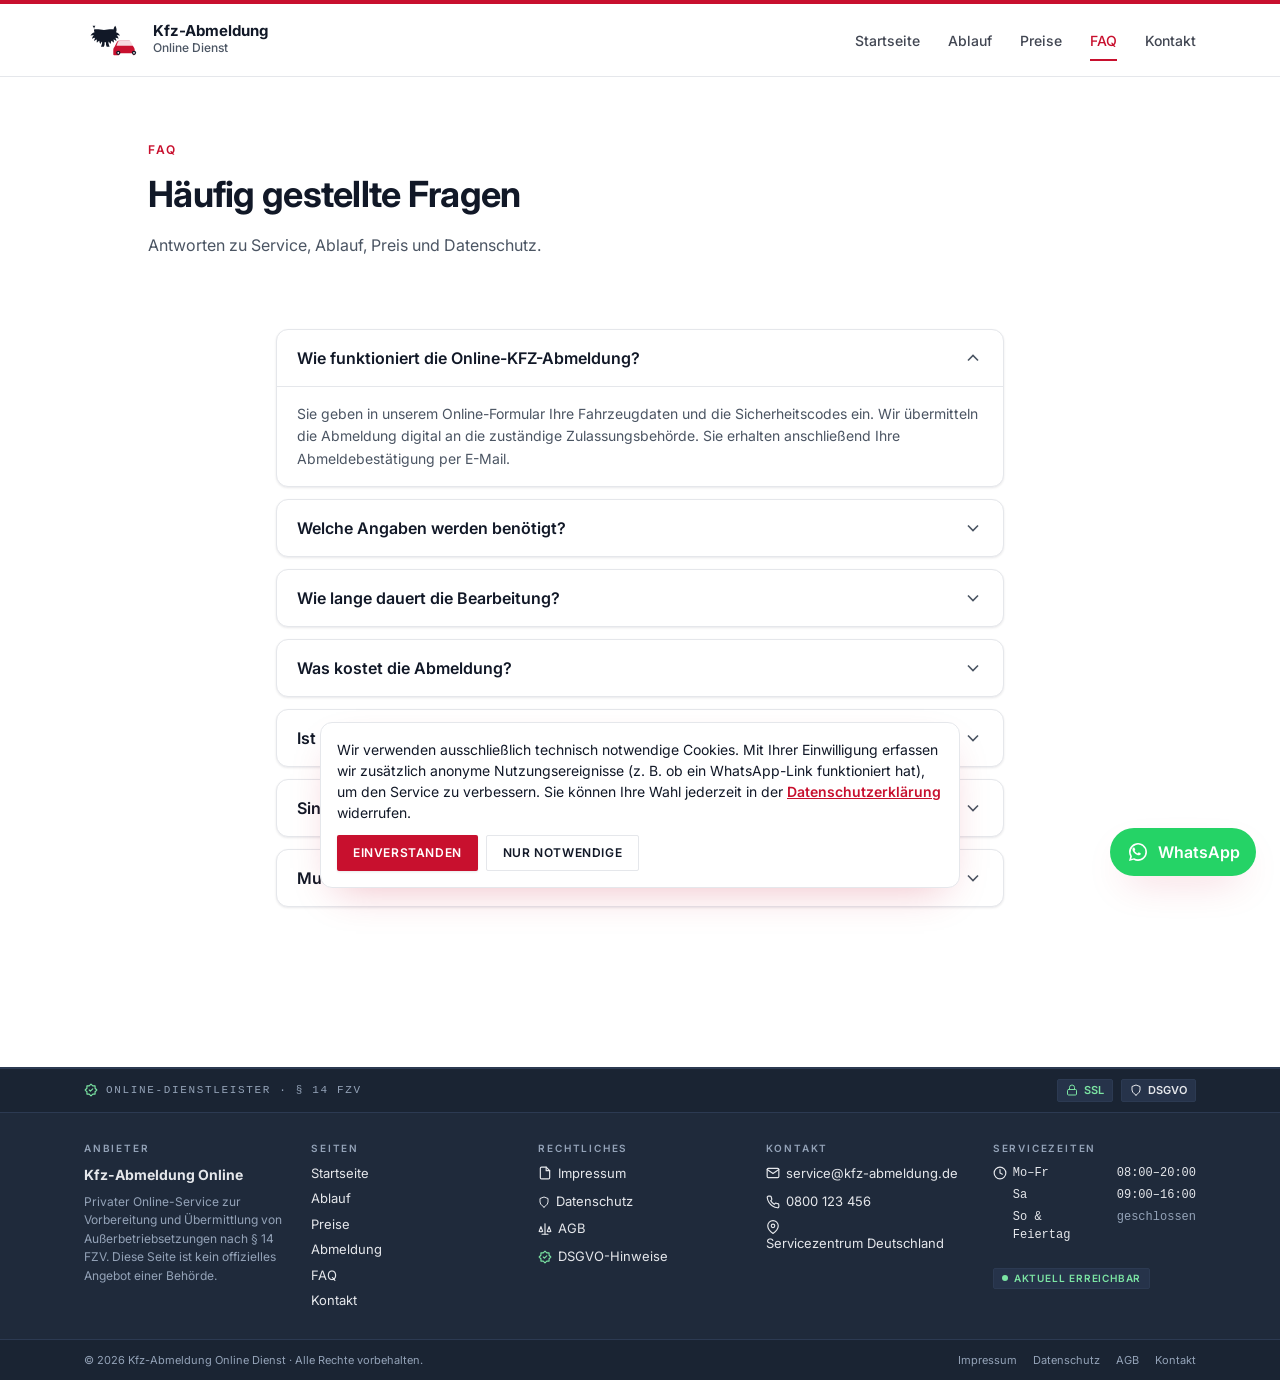
<file: faq.html>
<!doctype html>
<html lang="de">
<head>
<meta charset="utf-8" />
<meta name="viewport" content="width=device-width, initial-scale=1" />
<title>FAQ – Häufige Fragen zur Online KFZ-Abmeldung</title>
<meta name="description" content="Antworten auf die häufigsten Fragen zur Online-Fahrzeugabmeldung in Deutschland." />
<link rel="canonical" href="./faq.html" />
<link rel="preconnect" href="https://fonts.googleapis.com" />
<link rel="preconnect" href="https://fonts.gstatic.com" crossorigin />
<link rel="stylesheet" href="https://fonts.googleapis.com/css2?family=Inter:wght@400;500;600;700;800&display=swap" />
<link rel="stylesheet" href="assets/styles.css" />
</head>
<body>
<div class="app">
  <div id="site-header"></div>
  <main>
    <div class="page-head">
      <div class="eyebrow">FAQ</div>
      <h1>Häufig gestellte Fragen</h1>
      <p>Antworten zu Service, Ablauf, Preis und Datenschutz.</p>
    </div>
    <div style="max-width:48rem;margin:0 auto;padding:0 1.25rem 5rem">
      <div class="faq-list" id="faqAll"></div>
    </div>
  </main>
  <div id="site-footer"></div>
</div>
<script src="assets/partials.js"></script>
<script src="assets/faq-data.js"></script>
<script>
(function(){
  function init(){
    var data = (window.FAQS||[]);
    var host = document.getElementById("faqAll");
    if(!host || !data.length) return;
    host.innerHTML = data.map(function(f,i){
      return '<div class="faq-item'+(i===0?' open':'')+'">'+
        '<button type="button" class="faq-btn"><span class="q">'+f.q+'</span>'+
        '<svg viewBox="0 0 24 24" fill="none" stroke="currentColor" stroke-width="2"><polyline points="6 9 12 15 18 9"/></svg>'+
        '</button>'+
        '<div class="faq-answer">'+f.a+'</div>'+
        '</div>';
    }).join("");
    host.addEventListener("click", function(e){
      var btn = e.target.closest(".faq-btn");
      if(!btn || !host.contains(btn)) return;
      var item = btn.parentElement;
      var wasOpen = item.classList.contains("open");
      host.querySelectorAll(".faq-item.open").forEach(function(el){ el.classList.remove("open"); });
      if(!wasOpen) item.classList.add("open");
    });
  }
  if(document.readyState==="loading"){ document.addEventListener("DOMContentLoaded", init); } else { init(); }
})();
</script>
</body>
</html>
</file>
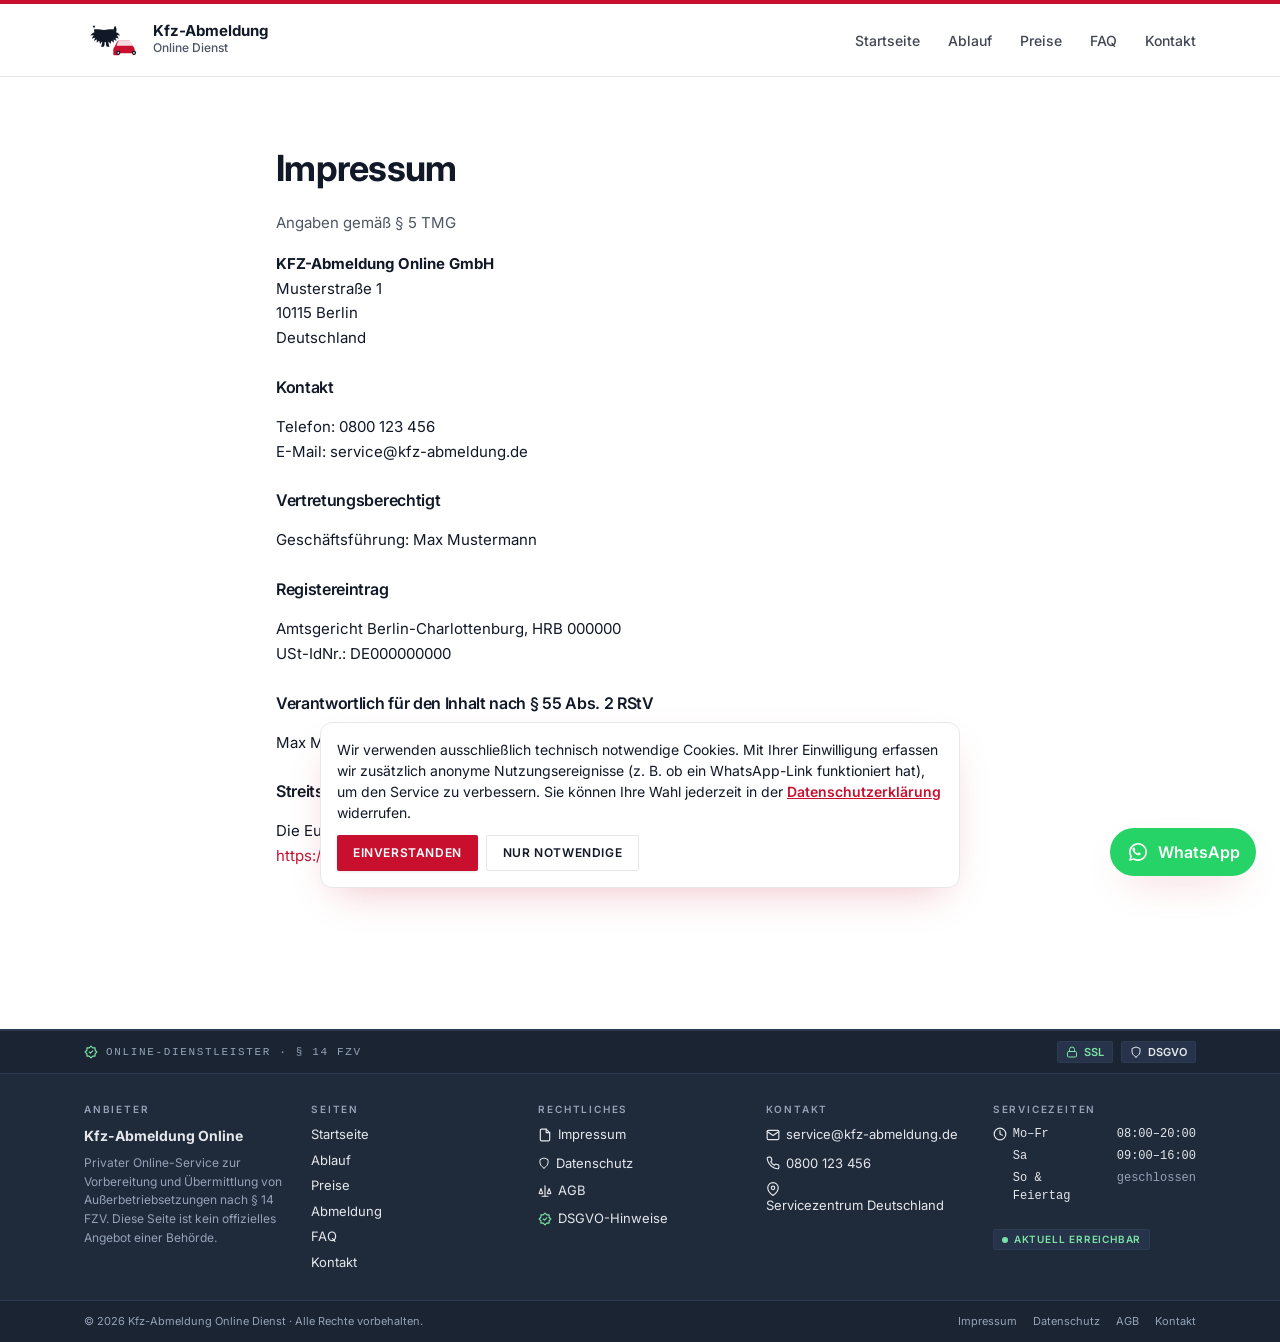
<file: impressum.html>
<!doctype html>
<html lang="de">
<head>
<meta charset="utf-8" />
<meta name="viewport" content="width=device-width, initial-scale=1" />
<title>Impressum – KFZ-Abmeldung Online</title>
<meta name="description" content="Impressum und Anbieterkennzeichnung der KFZ-Abmeldung Online GmbH gemäß § 5 TMG." />
<link rel="canonical" href="./impressum.html" />
<link rel="preconnect" href="https://fonts.googleapis.com" />
<link rel="preconnect" href="https://fonts.gstatic.com" crossorigin />
<link rel="stylesheet" href="https://fonts.googleapis.com/css2?family=Inter:wght@400;500;600;700;800&display=swap" />
<link rel="stylesheet" href="assets/styles.css" />
</head>
<body>
<div class="app">
  <div id="site-header"></div>
  <main>
    <article class="prose">
      <h1>Impressum</h1>
      <p class="muted">Angaben gemäß § 5 TMG</p>
      <p><strong>KFZ-Abmeldung Online GmbH</strong><br/>Musterstraße 1<br/>10115 Berlin<br/>Deutschland</p>
      <h3>Kontakt</h3>
      <p>Telefon: 0800 123 456<br/>E-Mail: service@kfz-abmeldung.de</p>
      <h3>Vertretungsberechtigt</h3>
      <p>Geschäftsführung: Max Mustermann</p>
      <h3>Registereintrag</h3>
      <p>Amtsgericht Berlin-Charlottenburg, HRB 000000<br/>USt-IdNr.: DE000000000</p>
      <h3>Verantwortlich für den Inhalt nach § 55 Abs. 2 RStV</h3>
      <p>Max Mustermann, Anschrift wie oben.</p>
      <h3>Streitschlichtung</h3>
      <p>Die Europäische Kommission stellt eine Plattform zur Online-Streitbeilegung (OS) bereit: <a href="https://ec.europa.eu/consumers/odr" style="color:var(--primary)">https://ec.europa.eu/consumers/odr</a>.</p>
    </article>
  </main>
  <div id="site-footer"></div>
</div>
<script src="assets/partials.js"></script>
</body>
</html>
</file>
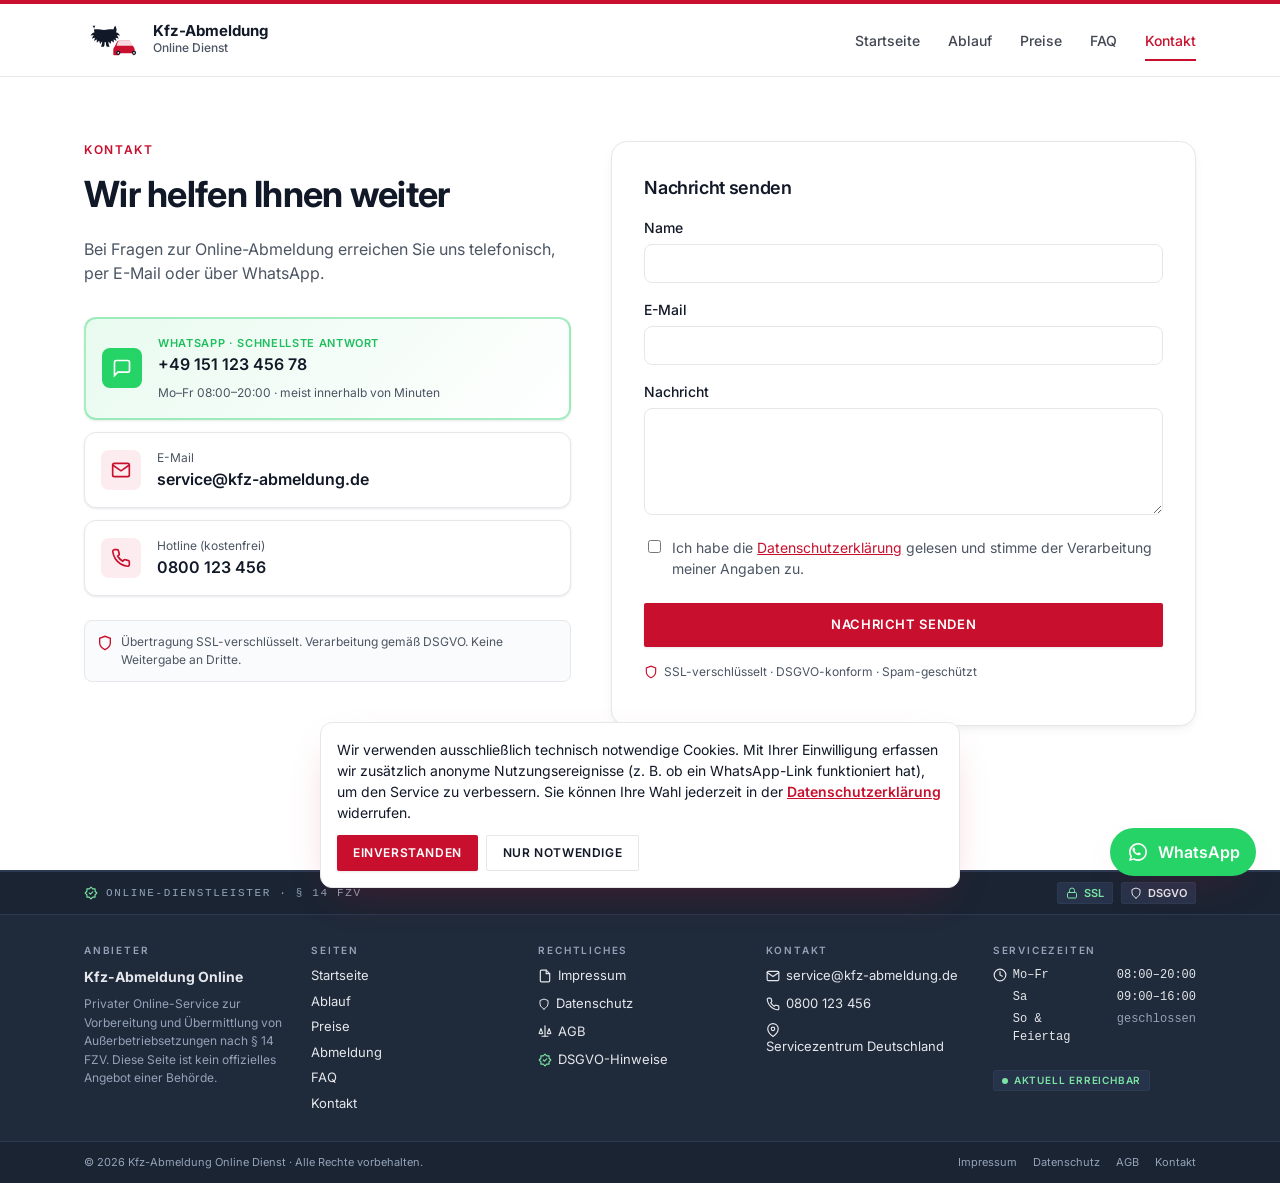
<file: kontakt.html>
<!doctype html>
<html lang="de">
<head>
<meta charset="utf-8" />
<meta name="viewport" content="width=device-width, initial-scale=1" />
<title>Kontakt – KFZ-Abmeldung Online</title>
<meta name="description" content="Kontaktieren Sie unser Service-Team für Fragen rund um die Online-Fahrzeugabmeldung." />
<link rel="canonical" href="./kontakt.html" />
<link rel="preconnect" href="https://fonts.googleapis.com" />
<link rel="preconnect" href="https://fonts.gstatic.com" crossorigin />
<link rel="stylesheet" href="https://fonts.googleapis.com/css2?family=Inter:wght@400;500;600;700;800&display=swap" />
<link rel="stylesheet" href="assets/styles.css" />
</head>
<body>
<div class="app">
  <div id="site-header"></div>
  <main>
    <div class="form-grid">
      <div>
        <div class="eyebrow">Kontakt</div>
        <h1 style="margin-top:.5rem;font-size:36px;font-weight:700;letter-spacing:-.02em">Wir helfen Ihnen weiter</h1>
        <p class="muted mt-4">Bei Fragen zur Online-Abmeldung erreichen Sie uns telefonisch, per E-Mail oder über WhatsApp.</p>
        <div class="mt-8" style="display:flex;flex-direction:column;gap:.75rem">
          <a class="contact-card wa" href="whatsapp://send?phone=4915112345678" target="_blank" rel="noopener">
            <div class="ic"><svg viewBox="0 0 24 24" width="20" height="20" fill="none" stroke="currentColor" stroke-width="2"><path d="M21 15a2 2 0 0 1-2 2H7l-4 4V5a2 2 0 0 1 2-2h14a2 2 0 0 1 2 2z"/></svg></div>
            <div><div class="label" style="color:#1ebe5d;font-weight:600;text-transform:uppercase;letter-spacing:.06em;font-size:11px">WhatsApp · Schnellste Antwort</div><div class="val">+49 151 123 456 78</div><div class="label mt-2">Mo–Fr 08:00–20:00 · meist innerhalb von Minuten</div></div>
          </a>
          <a class="contact-card" href="mailto:service@kfz-abmeldung.de">
            <div class="ic"><svg viewBox="0 0 24 24" width="20" height="20" fill="none" stroke="currentColor" stroke-width="2"><rect x="2" y="4" width="20" height="16" rx="2"/><polyline points="22 6 12 13 2 6"/></svg></div>
            <div><div class="label">E-Mail</div><div class="val">service@kfz-abmeldung.de</div></div>
          </a>
          <a class="contact-card" href="tel:+498001234560">
            <div class="ic"><svg viewBox="0 0 24 24" width="20" height="20" fill="none" stroke="currentColor" stroke-width="2"><path d="M22 16.92v3a2 2 0 0 1-2.18 2 19.79 19.79 0 0 1-8.63-3.07 19.5 19.5 0 0 1-6-6 19.79 19.79 0 0 1-3.07-8.67A2 2 0 0 1 4.11 2h3a2 2 0 0 1 2 1.72 12.84 12.84 0 0 0 .7 2.81 2 2 0 0 1-.45 2.11L8.09 9.91a16 16 0 0 0 6 6l1.27-1.27a2 2 0 0 1 2.11-.45 12.84 12.84 0 0 0 2.81.7A2 2 0 0 1 22 16.92z"/></svg></div>
            <div><div class="label">Hotline (kostenfrei)</div><div class="val">0800 123 456</div></div>
          </a>
        </div>
        <div class="mt-6" style="display:flex;gap:.5rem;align-items:flex-start;font-size:12px;color:var(--muted-foreground);background:rgba(245,247,250,.5);border:1px solid var(--border);border-radius:8px;padding:.75rem">
          <svg viewBox="0 0 24 24" width="16" height="16" fill="none" stroke="var(--primary)" stroke-width="2" style="flex-shrink:0;margin-top:2px"><path d="M12 22s8-4 8-10V5l-8-3-8 3v7c0 6 8 10 8 10z"/></svg>
          <span>Übertragung SSL-verschlüsselt. Verarbeitung gemäß DSGVO. Keine Weitergabe an Dritte.</span>
        </div>
      </div>
      <div class="form-panel" id="contactPanel">
        <form id="contactForm" novalidate>
          <h2 style="font-size:18px;font-weight:600;margin-bottom:1rem">Nachricht senden</h2>
          <div class="field"><label for="name">Name</label><input id="name" type="text" autocomplete="name" required maxlength="100" /></div>
          <div class="field"><label for="email">E-Mail</label><input id="email" type="email" autocomplete="email" required maxlength="255" /></div>
          <div class="field"><label for="message">Nachricht</label><textarea id="message" rows="5" maxlength="2000" required></textarea></div>
          <label style="display:flex;align-items:flex-start;gap:.5rem;font-size:14px;color:var(--muted-foreground)">
            <input type="checkbox" id="consent" required style="margin-top:3px" />
            <span>Ich habe die <a href="datenschutz.html" style="color:var(--primary);text-decoration:underline">Datenschutzerklärung</a> gelesen und stimme der Verarbeitung meiner Angaben zu.</span>
          </label>
          <button type="submit" class="btn btn-primary mt-6" style="width:100%;justify-content:center">Nachricht senden</button>
          <p class="muted mt-4" style="font-size:12px;display:inline-flex;align-items:center;gap:.375rem">
            <svg viewBox="0 0 24 24" width="14" height="14" fill="none" stroke="var(--primary)" stroke-width="2"><path d="M12 22s8-4 8-10V5l-8-3-8 3v7c0 6 8 10 8 10z"/></svg>
            SSL-verschlüsselt · DSGVO-konform · Spam-geschützt
          </p>
        </form>
      </div>
    </div>
  </main>
  <div id="site-footer"></div>
</div>
<script src="assets/partials.js"></script>
<script>
const form = document.getElementById("contactForm");
form.addEventListener("submit", (e) => {
  e.preventDefault();
  if (!form.checkValidity()) { form.reportValidity(); return; }
  const ticketId = "KFZ-" + Math.floor(Math.random()*900000+100000);
  document.getElementById("contactPanel").innerHTML = `
    <div style="text-align:center;padding:3rem 0">
      <div style="width:56px;height:56px;margin:0 auto;display:flex;align-items:center;justify-content:center;border-radius:9999px;background:var(--success-soft);color:var(--success)">
        <svg viewBox="0 0 24 24" width="28" height="28" fill="none" stroke="currentColor" stroke-width="2"><circle cx="12" cy="12" r="10"/><polyline points="9 12 11 14 15 10"/></svg>
      </div>
      <h3 style="margin-top:1rem;font-size:20px;font-weight:600">Vielen Dank!</h3>
      <p class="muted mt-2">Ihre Nachricht wurde sicher übermittelt. Wir antworten in der Regel innerhalb von 24 Stunden.</p>
      <div class="mt-6" style="display:inline-flex;align-items:center;gap:.5rem;border:1px solid var(--border);background:#fff;padding:.375rem .75rem;border-radius:9999px;font-family:ui-monospace,monospace;font-size:12px">
        Ticket-Nr.: <strong>${ticketId}</strong>
      </div>
    </div>`;
});
</script>
</body>
</html>
</file>
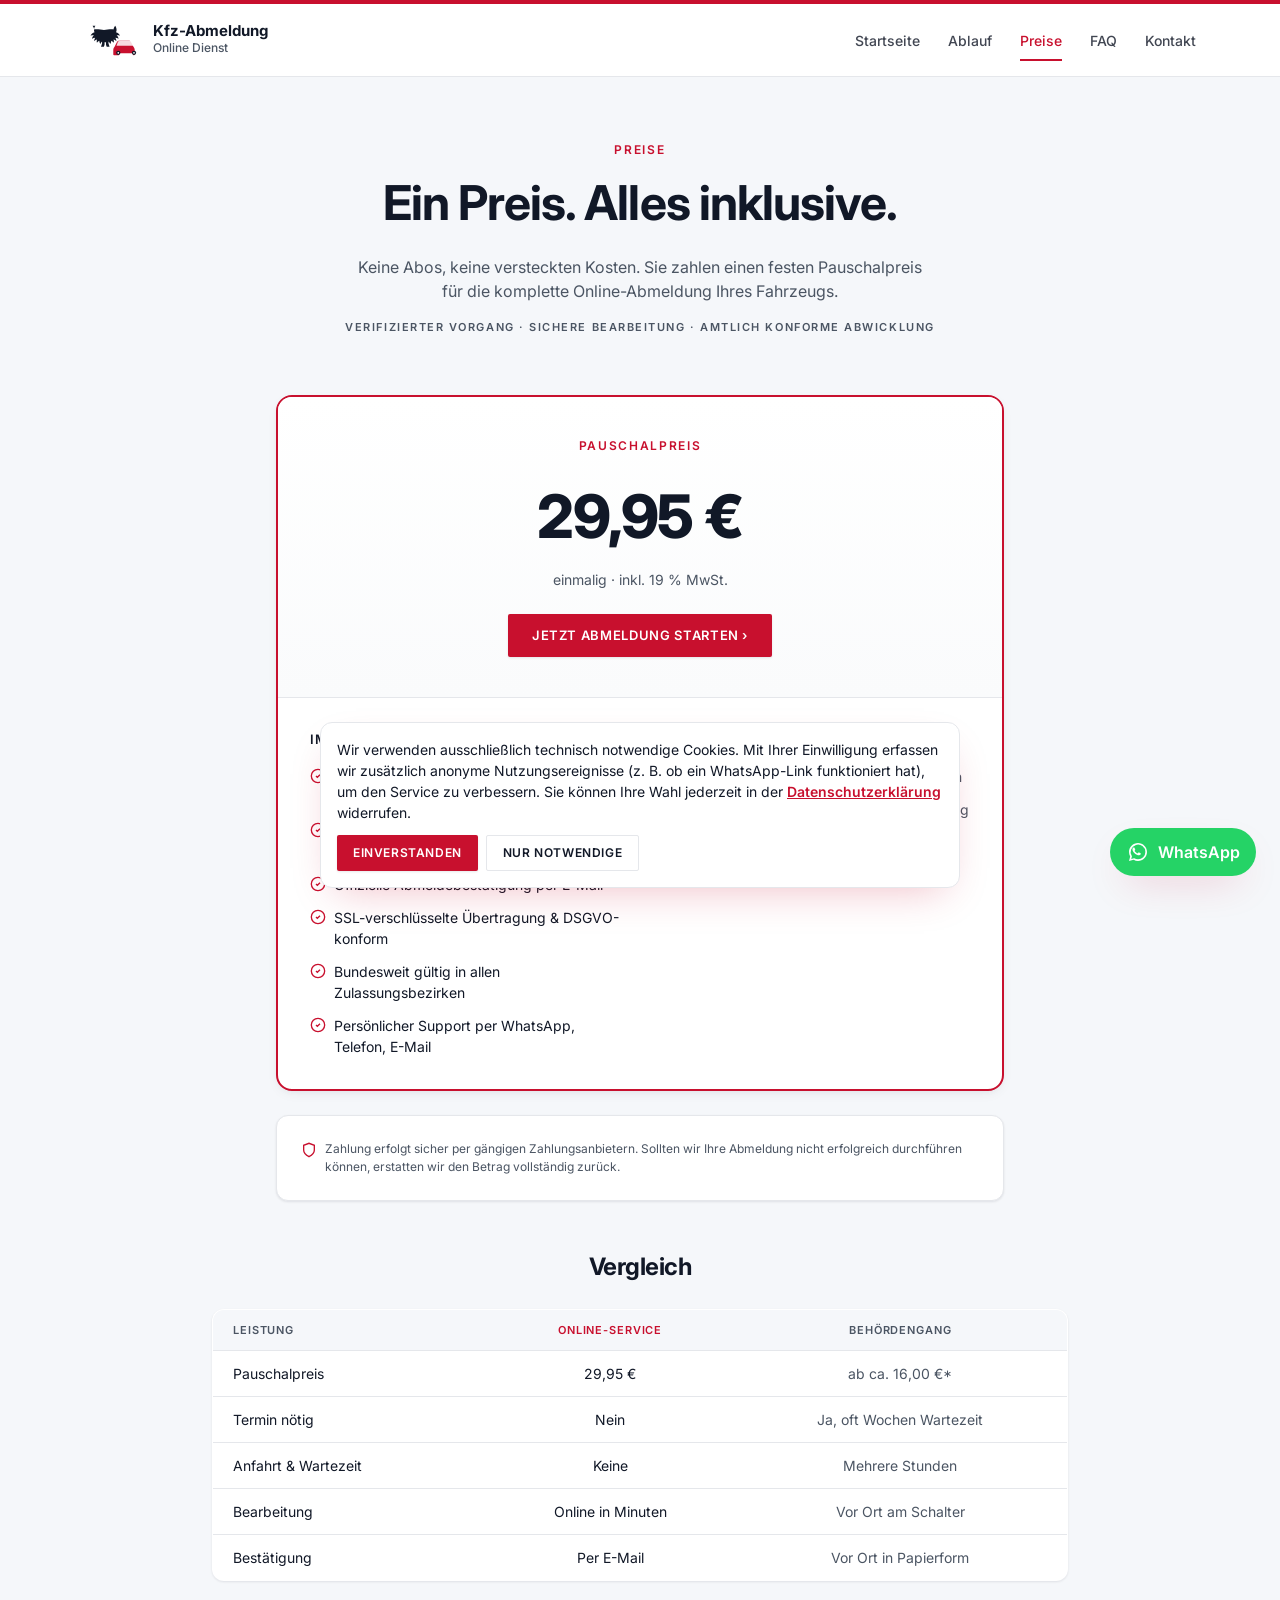
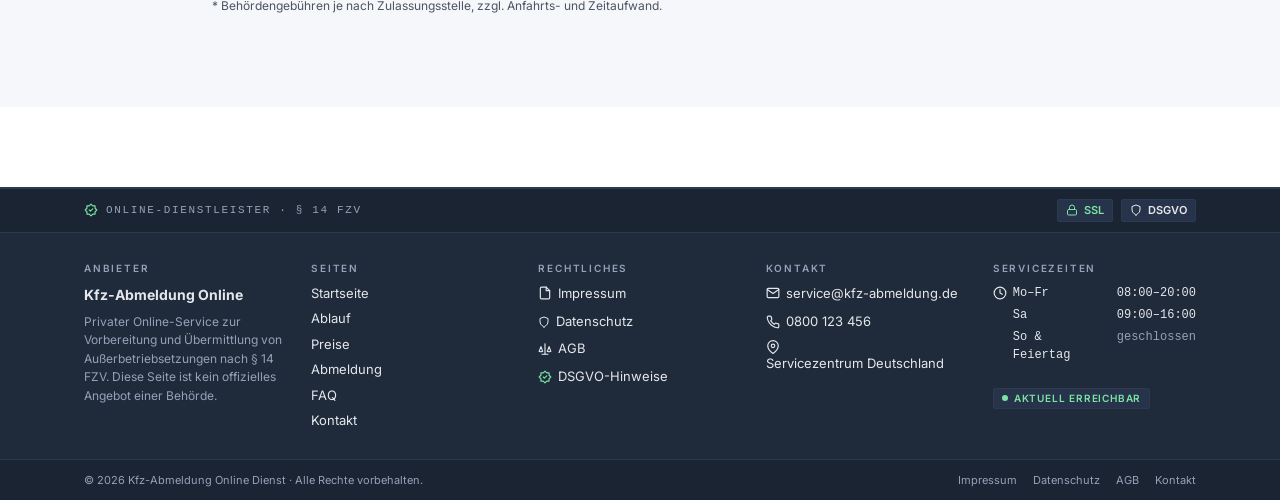
<file: preise.html>
<!doctype html>
<html lang="de">
<head>
<meta charset="utf-8" />
<meta name="viewport" content="width=device-width, initial-scale=1" />
<title>Preise – Kfz-Abmeldung Online für 29,95 €</title>
<meta name="description" content="Transparente Pauschalpreise für die Online-Kfz-Abmeldung: 29,95 € inklusive Bearbeitung, ohne versteckte Kosten." />
<link rel="canonical" href="./preise.html" />
<link rel="preconnect" href="https://fonts.googleapis.com" />
<link rel="preconnect" href="https://fonts.gstatic.com" crossorigin />
<link rel="stylesheet" href="https://fonts.googleapis.com/css2?family=Inter:wght@400;500;600;700;800&display=swap" />
<link rel="stylesheet" href="assets/styles.css" />
</head>
<body>
<div class="app">
  <div id="site-header"></div>
  <main class="price-bg">
    <section class="price-hero">
      <div class="eyebrow">Preise</div>
      <h1>Ein Preis. Alles inklusive.</h1>
      <p class="muted" style="margin:1rem auto 0;max-width:36rem">Keine Abos, keine versteckten Kosten. Sie zahlen einen festen Pauschalpreis für die komplette Online-Abmeldung Ihres Fahrzeugs.</p>
      <p class="tiny-caps" style="margin-top:1rem">Verifizierter Vorgang · Sichere Bearbeitung · Amtlich konforme Abwicklung</p>
    </section>

    <section class="price-card">
      <div class="pc">
        <div class="head">
          <div class="eyebrow">Pauschalpreis</div>
          <div class="big mt-4">29,95&nbsp;€</div>
          <div class="muted mt-2" style="font-size:14px">einmalig · inkl. 19&nbsp;% MwSt.</div>
          <a href="abmeldung.html" class="btn btn-primary mt-6">Jetzt Abmeldung starten ›</a>
        </div>
        <div class="cols">
          <div>
            <h3>Im Preis enthalten</h3>
            <ul>
              <li><svg viewBox="0 0 24 24" fill="none" stroke="currentColor" stroke-width="2"><circle cx="12" cy="12" r="10"/><polyline points="9 12 11 14 15 10"/></svg>Digitale Übermittlung an die Zulassungsbehörde</li>
              <li><svg viewBox="0 0 24 24" fill="none" stroke="currentColor" stroke-width="2"><circle cx="12" cy="12" r="10"/><polyline points="9 12 11 14 15 10"/></svg>Prüfung Ihrer Eingaben durch unser Service-Team</li>
              <li><svg viewBox="0 0 24 24" fill="none" stroke="currentColor" stroke-width="2"><circle cx="12" cy="12" r="10"/><polyline points="9 12 11 14 15 10"/></svg>Offizielle Abmeldebestätigung per E-Mail</li>
              <li><svg viewBox="0 0 24 24" fill="none" stroke="currentColor" stroke-width="2"><circle cx="12" cy="12" r="10"/><polyline points="9 12 11 14 15 10"/></svg>SSL-verschlüsselte Übertragung &amp; DSGVO-konform</li>
              <li><svg viewBox="0 0 24 24" fill="none" stroke="currentColor" stroke-width="2"><circle cx="12" cy="12" r="10"/><polyline points="9 12 11 14 15 10"/></svg>Bundesweit gültig in allen Zulassungsbezirken</li>
              <li><svg viewBox="0 0 24 24" fill="none" stroke="currentColor" stroke-width="2"><circle cx="12" cy="12" r="10"/><polyline points="9 12 11 14 15 10"/></svg>Persönlicher Support per WhatsApp, Telefon, E-Mail</li>
            </ul>
          </div>
          <div class="not">
            <h3>Nicht enthalten</h3>
            <ul>
              <li><svg viewBox="0 0 24 24" fill="none" stroke="currentColor" stroke-width="2"><line x1="18" y1="6" x2="6" y2="18"/><line x1="6" y1="6" x2="18" y2="18"/></svg>Versand neuer Kennzeichen oder Plaketten</li>
              <li><svg viewBox="0 0 24 24" fill="none" stroke="currentColor" stroke-width="2"><line x1="18" y1="6" x2="6" y2="18"/><line x1="6" y1="6" x2="18" y2="18"/></svg>Wiederzulassung nach erfolgter Abmeldung</li>
            </ul>
          </div>
        </div>
      </div>
      <div class="card mt-6" style="display:flex;gap:.5rem;align-items:flex-start;font-size:12px;color:var(--muted-foreground)">
        <svg viewBox="0 0 24 24" width="16" height="16" fill="none" stroke="var(--primary)" stroke-width="2" style="flex-shrink:0;margin-top:2px"><path d="M12 22s8-4 8-10V5l-8-3-8 3v7c0 6 8 10 8 10z"/></svg>
        <span>Zahlung erfolgt sicher per gängigen Zahlungsanbietern. Sollten wir Ihre Abmeldung nicht erfolgreich durchführen können, erstatten wir den Betrag vollständig zurück.</span>
      </div>
    </section>

    <section style="max-width:56rem;margin:0 auto;padding:0 1.25rem 5rem">
      <h2 class="center" style="font-size:24px;font-weight:700">Vergleich</h2>
      <div class="mt-6">
        <table class="compare">
          <thead>
            <tr>
              <th>Leistung</th>
              <th class="center primary">Online-Service</th>
              <th class="center">Behördengang</th>
            </tr>
          </thead>
          <tbody>
            <tr><td>Pauschalpreis</td><td class="center">29,95&nbsp;€</td><td class="center muted">ab ca.&nbsp;16,00&nbsp;€*</td></tr>
            <tr><td>Termin nötig</td><td class="center">Nein</td><td class="center muted">Ja, oft Wochen Wartezeit</td></tr>
            <tr><td>Anfahrt &amp; Wartezeit</td><td class="center">Keine</td><td class="center muted">Mehrere Stunden</td></tr>
            <tr><td>Bearbeitung</td><td class="center">Online in Minuten</td><td class="center muted">Vor Ort am Schalter</td></tr>
            <tr><td>Bestätigung</td><td class="center">Per E-Mail</td><td class="center muted">Vor Ort in Papierform</td></tr>
          </tbody>
        </table>
      </div>
      <p class="muted mt-4" style="font-size:12px">* Behördengebühren je nach Zulassungsstelle, zzgl. Anfahrts- und Zeitaufwand.</p>
    </section>
  </main>
  <div id="site-footer"></div>
</div>
<script src="assets/partials.js"></script>
</body>
</html>
</file>
<file: assets/styles.css>
/* === Design tokens — mirror src/styles.css === */
:root{
  --background:#ffffff;
  --foreground:#111827;
  --surface:#f5f7fa;
  --card:#ffffff;
  --primary:#c8102e;
  --primary-dark:#b11226;
  --primary-foreground:#ffffff;
  --muted:#f5f7fa;
  --muted-foreground:#4b5563;
  --accent:#fdecef;
  --accent-foreground:#b11226;
  --border:#e5e7eb;
  --input:#e5e7eb;
  --destructive:#c8102e;
  --success:#16a34a;
  --success-soft:#ecfdf3;
  --success-border:#bbf7d0;
  --footer:#1f2a3b;
  --footer-foreground:#e5e7eb;
  --footer-muted:#94a3b8;
  --footer-border:#2c3a52;
  --footer-deep:#1a2433;
  --footer-panel:#26334a;
  --footer-accent:#7be4a3;
  --shadow-soft:0 1px 2px 0 rgb(17 24 39 / .04),0 1px 3px 0 rgb(17 24 39 / .06);
  --shadow-card:0 4px 14px -4px rgb(17 24 39 / .08),0 2px 6px -2px rgb(17 24 39 / .04);
  --shadow-elevated:0 16px 40px -16px rgb(200 16 46 / .28);
}
*{box-sizing:border-box;border-color:var(--border)}
html{scroll-behavior:smooth;-webkit-text-size-adjust:100%}
body{margin:0;background:var(--background);color:var(--foreground);font-family:'Inter',ui-sans-serif,system-ui,sans-serif;-webkit-font-smoothing:antialiased;line-height:1.5}
h1,h2,h3,h4{letter-spacing:-0.02em;margin:0}
a{color:inherit;text-decoration:none}
img,svg{display:block;max-width:100%}
button{font:inherit;cursor:pointer}
:focus-visible{outline:2px solid var(--primary);outline-offset:2px}

/* Layout / app shell */
.app{display:flex;flex-direction:column;min-height:100vh;background:var(--background)}
main{flex:1}

/* ============== HEADER ============== */
.site-header{position:sticky;top:0;z-index:40;background:#fff;border-bottom:1px solid var(--border)}
.site-header .strip{height:4px;background:var(--primary)}
.site-header .inner{max-width:72rem;margin:0 auto;display:flex;align-items:center;justify-content:space-between;gap:1rem;padding:1rem 1.25rem}
.brand{display:flex;align-items:center;gap:.75rem}
.brand-mark{height:40px;width:auto}
.brand-name{font-size:15px;font-weight:700;line-height:1.1}
.brand-sub{font-size:12px;font-weight:500;color:var(--muted-foreground)}
.nav{display:none;align-items:center;gap:1.75rem}
.nav a{position:relative;font-size:14px;font-weight:500;color:#111827cc;padding:.5rem 0;transition:color .15s}
.nav a:hover{color:var(--foreground)}
.nav a.active{color:var(--primary)}
.nav a.active::after{content:"";position:absolute;left:0;right:0;bottom:-2px;height:2px;background:var(--primary)}
.menu-btn{display:inline-flex;height:40px;width:40px;align-items:center;justify-content:center;border:1px solid var(--border);border-radius:6px;background:#fff}
.mobile-nav{display:none;border-top:1px solid var(--border);background:#fff}
.mobile-nav .inner{max-width:72rem;margin:0 auto;padding:.75rem 1.25rem;display:flex;flex-direction:column;gap:.25rem}
.mobile-nav a{padding:.625rem .75rem;font-size:14px;font-weight:500;border-radius:6px}
.mobile-nav a:hover{background:var(--surface)}
.mobile-nav a.active{color:var(--primary)}
.mobile-nav.open{display:block}
@media(min-width:768px){.nav{display:flex}.menu-btn{display:none}}

/* ============== FOOTER ============== */
.site-footer{margin-top:5rem;border-top:2px solid var(--footer-border);background:var(--footer);color:var(--footer-foreground)}
.footer-top{border-bottom:1px solid var(--footer-border);background:var(--footer-deep)}
.footer-top .row{max-width:72rem;margin:0 auto;display:flex;flex-wrap:wrap;align-items:center;justify-content:space-between;gap:.75rem;padding:.625rem 1.25rem;font-size:11px}
.tag-mono{font-family:ui-monospace,SFMono-Regular,Menlo,monospace;text-transform:uppercase;letter-spacing:.15em;color:var(--footer-muted);display:inline-flex;align-items:center;gap:.5rem}
.chip{display:inline-flex;align-items:center;gap:.375rem;border:1px solid var(--footer-border);background:var(--footer-panel);padding:.125rem .5rem;border-radius:2px;font-weight:600}
.chip.ssl{color:var(--footer-accent)}
.footer-cols{max-width:72rem;margin:0 auto;display:grid;grid-template-columns:1fr;gap:1.5rem;padding:1.75rem 1.25rem}
@media(min-width:640px){.footer-cols{grid-template-columns:1fr 1fr}}
@media(min-width:1024px){.footer-cols{grid-template-columns:repeat(5,1fr)}}
.f-label{font-size:10px;font-weight:600;text-transform:uppercase;letter-spacing:.18em;color:var(--footer-muted)}
.f-title{margin-top:.5rem;font-size:14px;font-weight:700;color:var(--footer-foreground)}
.f-body{margin-top:.5rem;font-size:12px;line-height:1.55;color:var(--footer-muted)}
.f-list{list-style:none;margin:.5rem 0 0;padding:0;display:flex;flex-direction:column;gap:.375rem;font-size:13px}
.f-list a{color:var(--footer-foreground);display:inline-flex;align-items:center;gap:.375rem}
.f-list a:hover{color:#fff}
.f-list .ic{width:14px;height:14px;color:var(--footer-muted)}
.hours{font-family:ui-monospace,SFMono-Regular,Menlo,monospace;font-size:12px;color:var(--footer-foreground);display:flex;flex-direction:column;gap:.25rem;margin-top:.5rem;padding:0;list-style:none}
.hours li{display:flex;justify-content:space-between;gap:.75rem}
.hours .muted{color:var(--footer-muted)}
.status-chip{margin-top:.75rem;display:inline-flex;align-items:center;gap:.375rem;border:1px solid var(--footer-border);background:var(--footer-panel);padding:.125rem .5rem;border-radius:2px;font-size:10px;font-weight:600;text-transform:uppercase;letter-spacing:.08em;color:var(--footer-accent)}
.status-dot{width:6px;height:6px;border-radius:50%;background:var(--footer-accent)}
.footer-bottom{border-top:1px solid var(--footer-border);background:var(--footer-deep)}
.footer-bottom .row{max-width:72rem;margin:0 auto;padding:.75rem 1.25rem;display:flex;flex-direction:column;align-items:center;justify-content:space-between;gap:.5rem;font-size:11px;color:var(--footer-muted)}
.footer-bottom a:hover{color:#fff}
@media(min-width:768px){.footer-bottom .row{flex-direction:row}}
.footer-bottom .links{display:flex;gap:1rem}

/* ============== Buttons ============== */
.btn{display:inline-flex;align-items:center;gap:.5rem;border-radius:2px;padding:.75rem 1.5rem;font-size:13px;font-weight:600;text-transform:uppercase;letter-spacing:.05em;transition:background-color .15s,transform .1s,opacity .15s;border:0}
.btn-primary{background:var(--primary);color:var(--primary-foreground);box-shadow:var(--shadow-soft)}
.btn-primary:hover{background:var(--primary-dark)}
.btn-secondary{background:#fff;color:var(--foreground);border:1px solid var(--input)}
.btn-secondary:hover{background:var(--muted)}
.btn-sm{padding:.5rem 1rem;font-size:12px}

/* ============== WhatsApp button ============== */
.wa-fab{position:fixed;bottom:1.25rem;right:1.25rem;z-index:50;display:flex;align-items:center;gap:.5rem;background:#25D366;color:#fff;border-radius:9999px;padding:.75rem 1rem;font-weight:600;box-shadow:var(--shadow-elevated);transition:transform .15s,background-color .15s}
.wa-fab:hover{transform:scale(1.05);background:#1ebe5d}
.wa-fab svg{width:24px;height:24px;fill:currentColor}
.wa-fab .label{display:none}
@media(min-width:640px){.wa-fab{bottom:1.5rem;right:1.5rem}.wa-fab .label{display:inline}}

/* ============== Consent banner ============== */
.consent{position:fixed;left:.75rem;right:.75rem;bottom:.75rem;z-index:50;max-width:42rem;margin:0 auto;background:var(--card);border:1px solid var(--border);border-radius:12px;box-shadow:var(--shadow-elevated);padding:1rem}
@media(min-width:640px){.consent{left:50%;right:auto;transform:translateX(-50%)}}
.consent p{margin:0;font-size:14px;color:var(--foreground)}
.consent .row{margin-top:.75rem;display:flex;flex-wrap:wrap;gap:.5rem}
.consent a{color:var(--primary);font-weight:600;text-decoration:underline}

/* ============== Generic helpers ============== */
.container{max-width:72rem;margin:0 auto;padding-left:1.25rem;padding-right:1.25rem}
.container-narrow{max-width:48rem;margin:0 auto;padding-left:1.25rem;padding-right:1.25rem}
.eyebrow{font-size:12px;font-weight:600;text-transform:uppercase;letter-spacing:.14em;color:var(--primary)}
.muted{color:var(--muted-foreground)}
.section{padding:5rem 0}
.card{background:#fff;border:1px solid var(--border);border-radius:12px;box-shadow:var(--shadow-soft);padding:1.5rem;transition:box-shadow .2s}
.card:hover{box-shadow:var(--shadow-card)}

/* ============== HERO ============== */
.hero{position:relative;overflow:hidden;border-bottom:4px solid var(--primary);background:linear-gradient(180deg,#fff 0%,#f5f7fa 100%)}
.hero .top{height:4px;background:var(--primary)}
.hero-grid{max-width:72rem;margin:0 auto;padding:4rem 1.25rem;display:grid;gap:2rem;align-items:center}
@media(min-width:1024px){.hero-grid{grid-template-columns:1fr 1.12fr;padding:5rem 1.25rem}}
.badge{display:inline-flex;align-items:center;gap:.5rem;border:1px solid rgb(200 16 46 / .2);background:#fff;padding:.25rem .75rem;border-radius:9999px;font-size:11px;font-weight:600;text-transform:uppercase;letter-spacing:.14em;color:var(--primary);box-shadow:var(--shadow-soft)}
.badge .dot{width:6px;height:6px;border-radius:50%;background:var(--primary)}
.hero h1{margin-top:1.25rem;font-size:3rem;font-weight:800;line-height:1.02;letter-spacing:-.025em}
@media(min-width:640px){.hero h1{font-size:3.35rem}}
.hero h1 .accent{color:var(--primary)}
.bar{margin-top:1.25rem;height:4px;width:64px;border-radius:9999px;background:var(--primary)}
.hero p.lead{margin-top:1.25rem;max-width:28rem;font-size:18px;line-height:1.6;color:var(--muted-foreground)}
.tiny-caps{margin-top:.5rem;font-size:11px;font-weight:600;text-transform:uppercase;letter-spacing:.14em;color:var(--muted-foreground)}
.cta-row{margin-top:2rem;display:flex;flex-wrap:wrap;align-items:center;gap:1rem}
.checks{margin-top:1.5rem;display:flex;flex-wrap:wrap;gap:.5rem 1.25rem;list-style:none;padding:0;font-size:12px;font-weight:500;color:var(--muted-foreground)}
.checks li{display:inline-flex;align-items:center;gap:.375rem}
.checks svg{width:16px;height:16px;color:var(--primary)}
.mono-caps{margin-top:.75rem;font-family:ui-monospace,SFMono-Regular,Menlo,monospace;font-size:10px;text-transform:uppercase;letter-spacing:.18em;color:var(--muted-foreground)}
.hero-img{border-radius:12px;box-shadow:var(--shadow-elevated);width:100%;height:auto}

/* Benefits */
.benefits{max-width:72rem;margin:0 auto;padding:5rem 1.25rem}
.benefits h2{text-align:center;font-size:30px;font-weight:700}
.benefit-grid{margin-top:3rem;display:grid;grid-template-columns:repeat(2,1fr);gap:2rem}
@media(min-width:768px){.benefit-grid{grid-template-columns:repeat(3,1fr)}}
.benefit{display:flex;flex-direction:column;align-items:center;text-align:center}
.benefit .icon{width:80px;height:80px;display:flex;align-items:center;justify-content:center}
.benefit p{margin-top:1rem;font-size:14px;font-weight:600;line-height:1.3}

/* Price box */
.price-box{max-width:64rem;margin:0 auto 5rem;padding:0 1.25rem}
.price-box .inner{border:2px solid var(--primary);background:#fff;border-radius:12px;padding:2.5rem 1.5rem;text-align:center;box-shadow:var(--shadow-soft)}
.price-box h3{font-size:24px;font-weight:700}
@media(min-width:640px){.price-box h3{font-size:28px}}
.price-box .price{color:var(--primary)}
.price-features{margin:1.25rem auto 0;max-width:36rem;list-style:none;padding:0;display:grid;gap:.5rem;font-size:14px;color:var(--muted-foreground);text-align:left}
@media(min-width:640px){.price-features{grid-template-columns:repeat(3,1fr);text-align:center}}
.price-features li{display:flex;align-items:center;justify-content:center;gap:.5rem}
.price-features svg{width:16px;height:16px;color:var(--primary)}

/* Requirements / cards section */
.req-section{border-top:1px solid var(--border);background:#f5f7fa}
.req-inner{max-width:72rem;margin:0 auto;padding:5rem 1.25rem}
.section-head{max-width:36rem;margin:0 auto;text-align:center}
.section-head h2{margin-top:.5rem;font-size:30px;font-weight:700}
.section-head p{margin-top:.75rem;font-size:14px;color:var(--muted-foreground)}
.req-grid{margin-top:3rem;display:grid;gap:1.25rem;grid-template-columns:1fr}
@media(min-width:640px){.req-grid{grid-template-columns:repeat(2,1fr)}}
@media(min-width:1024px){.req-grid{grid-template-columns:repeat(4,1fr)}}
.req .ic{width:44px;height:44px;border-radius:8px;background:rgb(200 16 46 / .1);color:var(--primary);display:flex;align-items:center;justify-content:center}
.req h3{margin-top:1rem;font-size:16px;font-weight:600}
.req p{margin-top:.375rem;font-size:14px;line-height:1.55;color:var(--muted-foreground)}

/* FAQ */
.faq{border-top:1px solid var(--border);background:#fff}
.faq-inner{max-width:48rem;margin:0 auto;padding:5rem 1.25rem}
.faq-list{margin-top:2.5rem;display:flex;flex-direction:column;gap:.75rem}
.faq-item{overflow:hidden;border:1px solid var(--border);background:var(--card);border-radius:12px;box-shadow:var(--shadow-soft)}
.faq-btn{display:flex;width:100%;align-items:center;justify-content:space-between;gap:1rem;padding:1rem 1.25rem;text-align:left;background:transparent;border:0;cursor:pointer;font:inherit;color:inherit}
.faq-btn .q{font-weight:600;color:var(--foreground)}
.faq-btn svg{width:20px;height:20px;color:var(--muted-foreground);transition:transform .2s}
.faq-item.open .faq-btn svg{transform:rotate(180deg)}
.faq-answer{display:none;border-top:1px solid var(--border);padding:1rem 1.25rem;font-size:14px;line-height:1.6;color:var(--muted-foreground)}
.faq-item.open .faq-answer{display:block}

/* Help / contact cards */
.help{border-top:1px solid var(--border);background:#fff}
.help-inner{max-width:72rem;margin:0 auto;padding:5rem 1.25rem}
.help-grid{margin-top:2.5rem;display:grid;gap:1.25rem;grid-template-columns:1fr}
@media(min-width:640px){.help-grid{grid-template-columns:repeat(2,1fr)}}
@media(min-width:1024px){.help-grid{grid-template-columns:repeat(4,1fr)}}
.help-card{display:flex;flex-direction:column;gap:.75rem;border:1px solid var(--border);background:#fff;border-radius:12px;padding:1.5rem;box-shadow:var(--shadow-soft);transition:transform .15s,border-color .15s,box-shadow .15s}
.help-card:hover{transform:translateY(-2px);border-color:rgb(200 16 46 / .4);box-shadow:var(--shadow-card)}
.help-card.wa{border:2px solid rgb(37 211 102 / .3)}
.help-card.wa:hover{border-color:#25D366}
.help-card .ic{width:44px;height:44px;border-radius:8px;background:rgb(200 16 46 / .1);color:var(--primary);display:flex;align-items:center;justify-content:center}
.help-card.wa .ic{background:#25D366;color:#fff}
.help-card .title{font-size:16px;font-weight:600}
.help-card .sub{margin-top:.25rem;font-size:14px;color:var(--muted-foreground);word-break:break-word}
.help-card .arrow{margin-top:auto;display:inline-flex;align-items:center;gap:.25rem;font-size:12px;font-weight:600;text-transform:uppercase;letter-spacing:.05em;color:var(--primary);padding-top:1rem}
.help-card.wa .arrow{color:#1ebe5d}

/* ============== Page header ============== */
.page-head{max-width:64rem;margin:0 auto;padding:4rem 1.25rem 1rem}
.page-head h1{margin-top:.5rem;font-size:36px;font-weight:700;letter-spacing:-.02em}
.page-head p{margin-top:.75rem;max-width:42rem;color:var(--muted-foreground)}

/* Steps list (Ablauf) */
.steps{max-width:56rem;margin:0 auto;padding:0 1.25rem 4rem}
.steps ol{list-style:none;margin:3rem 0 0;padding:0;display:flex;flex-direction:column;gap:1rem}
.step{display:flex;gap:1.25rem;border:1px solid var(--border);background:var(--card);padding:1.25rem;border-radius:12px;box-shadow:var(--shadow-soft)}
.step .num{display:flex;flex-direction:column;align-items:center}
.step .num .circle{width:40px;height:40px;display:flex;align-items:center;justify-content:center;border-radius:9999px;background:var(--primary);color:#fff;font-weight:700;font-size:14px}
.step .num .line{margin-top:.5rem;width:1px;flex:1;background:var(--border)}
.step .body{flex:1;padding-bottom:1rem}
.step .body .row{display:flex;align-items:center;gap:.5rem}
.step .body h3{font-size:15px;font-weight:600}
.step .body p{margin-top:.25rem;font-size:14px;color:var(--muted-foreground)}
.step .ic{width:16px;height:16px;color:var(--primary)}
.cta-card{margin:3rem auto 0;display:flex;flex-direction:column;align-items:center;gap:1rem;border:1px solid var(--border);background:var(--surface);border-radius:16px;padding:2rem;justify-content:space-between}
@media(min-width:640px){.cta-card{flex-direction:row}}
.cta-card .price{font-size:30px;font-weight:700;color:var(--primary)}

/* Pricing page */
.price-bg{background:#f5f7fa}
.price-hero{max-width:64rem;margin:0 auto;padding:4rem 1.25rem 0;text-align:center}
.price-hero h1{margin-top:.5rem;font-size:36px;font-weight:700}
@media(min-width:640px){.price-hero h1{font-size:48px}}
.price-card{max-width:48rem;margin:0 auto;padding:3rem 1.25rem}
.price-card .pc{overflow:hidden;border:2px solid var(--primary);background:#fff;border-radius:16px;box-shadow:var(--shadow-card)}
.price-card .head{border-bottom:1px solid var(--border);background:linear-gradient(180deg,#fff,#fafbfc);padding:2.5rem 2rem;text-align:center}
.price-card .big{font-size:60px;font-weight:800;letter-spacing:-.02em}
.cols{display:grid;gap:2rem;padding:2rem;grid-template-columns:1fr}
@media(min-width:640px){.cols{grid-template-columns:1fr 1fr}}
.cols h3{font-size:13px;font-weight:600;text-transform:uppercase;letter-spacing:.08em}
.cols ul{margin:1rem 0 0;padding:0;list-style:none;display:flex;flex-direction:column;gap:.75rem;font-size:14px}
.cols ul li{display:flex;align-items:flex-start;gap:.5rem}
.cols ul svg{width:16px;height:16px;flex-shrink:0;margin-top:2px;color:var(--primary)}
.cols .not h3{color:var(--muted-foreground)}
.cols .not li{color:var(--muted-foreground)}
.cols .not svg{color:var(--muted-foreground)}
table.compare{width:100%;border-collapse:collapse;font-size:14px;background:#fff;border:1px solid var(--border);border-radius:12px;overflow:hidden;box-shadow:var(--shadow-soft)}
table.compare thead{background:#f5f7fa}
table.compare th{padding:.75rem 1.25rem;text-align:left;font-size:11px;font-weight:600;text-transform:uppercase;letter-spacing:.08em;color:var(--muted-foreground)}
table.compare th.center{text-align:center}
table.compare th.primary{color:var(--primary)}
table.compare td{padding:.75rem 1.25rem;border-top:1px solid var(--border)}
table.compare td.center{text-align:center}
table.compare td.muted{color:var(--muted-foreground)}

/* Forms (Kontakt / Abmeldung) */
.form-grid{max-width:72rem;margin:0 auto;padding:4rem 1.25rem;display:grid;gap:2.5rem;grid-template-columns:1fr}
@media(min-width:1024px){.form-grid{grid-template-columns:1fr 1.2fr}}
.field{display:block;margin-bottom:1rem}
.field label{display:block;margin-bottom:.375rem;font-size:14px;font-weight:500}
.field input,.field textarea,.field select{width:100%;border:1px solid var(--input);background:#fff;border-radius:8px;padding:.625rem 1rem;font-size:14px;outline:none;transition:border-color .15s,box-shadow .15s;font-family:inherit}
.field input:focus,.field textarea:focus{border-color:var(--primary);box-shadow:0 0 0 3px rgb(200 16 46 / .2)}
.form-panel{border:1px solid var(--border);background:var(--card);border-radius:16px;padding:1.5rem;box-shadow:var(--shadow-card)}
@media(min-width:640px){.form-panel{padding:2rem}}
.contact-card{display:flex;align-items:center;gap:1rem;border:1px solid var(--border);background:#fff;border-radius:12px;padding:1rem;box-shadow:var(--shadow-soft);transition:border-color .15s}
.contact-card:hover{border-color:rgb(200 16 46 / .3)}
.contact-card .ic{width:40px;height:40px;border-radius:8px;background:var(--accent);color:var(--primary);display:flex;align-items:center;justify-content:center}
.contact-card .label{font-size:12px;color:var(--muted-foreground)}
.contact-card .val{font-weight:600}
.contact-card.wa{border:2px solid rgb(37 211 102 / .4);background:linear-gradient(135deg,rgb(37 211 102 / .1),#fff)}
.contact-card.wa .ic{background:#25D366;color:#fff}

/* Prose */
.prose{max-width:48rem;margin:0 auto;padding:4rem 1.25rem;color:var(--foreground)}
.prose h1{font-size:36px;font-weight:700;letter-spacing:-.02em}
.prose p{margin:1rem 0;line-height:1.65;font-size:15px}
.prose h3{margin-top:1.5rem;font-size:16px;font-weight:600}
.prose code{background:#f1f5f9;padding:1px 6px;border-radius:4px;font-size:13px}

/* Utility */
.center{text-align:center}
.mt-2{margin-top:.5rem}.mt-4{margin-top:1rem}.mt-6{margin-top:1.5rem}.mt-8{margin-top:2rem}
.hidden{display:none}
</file>
